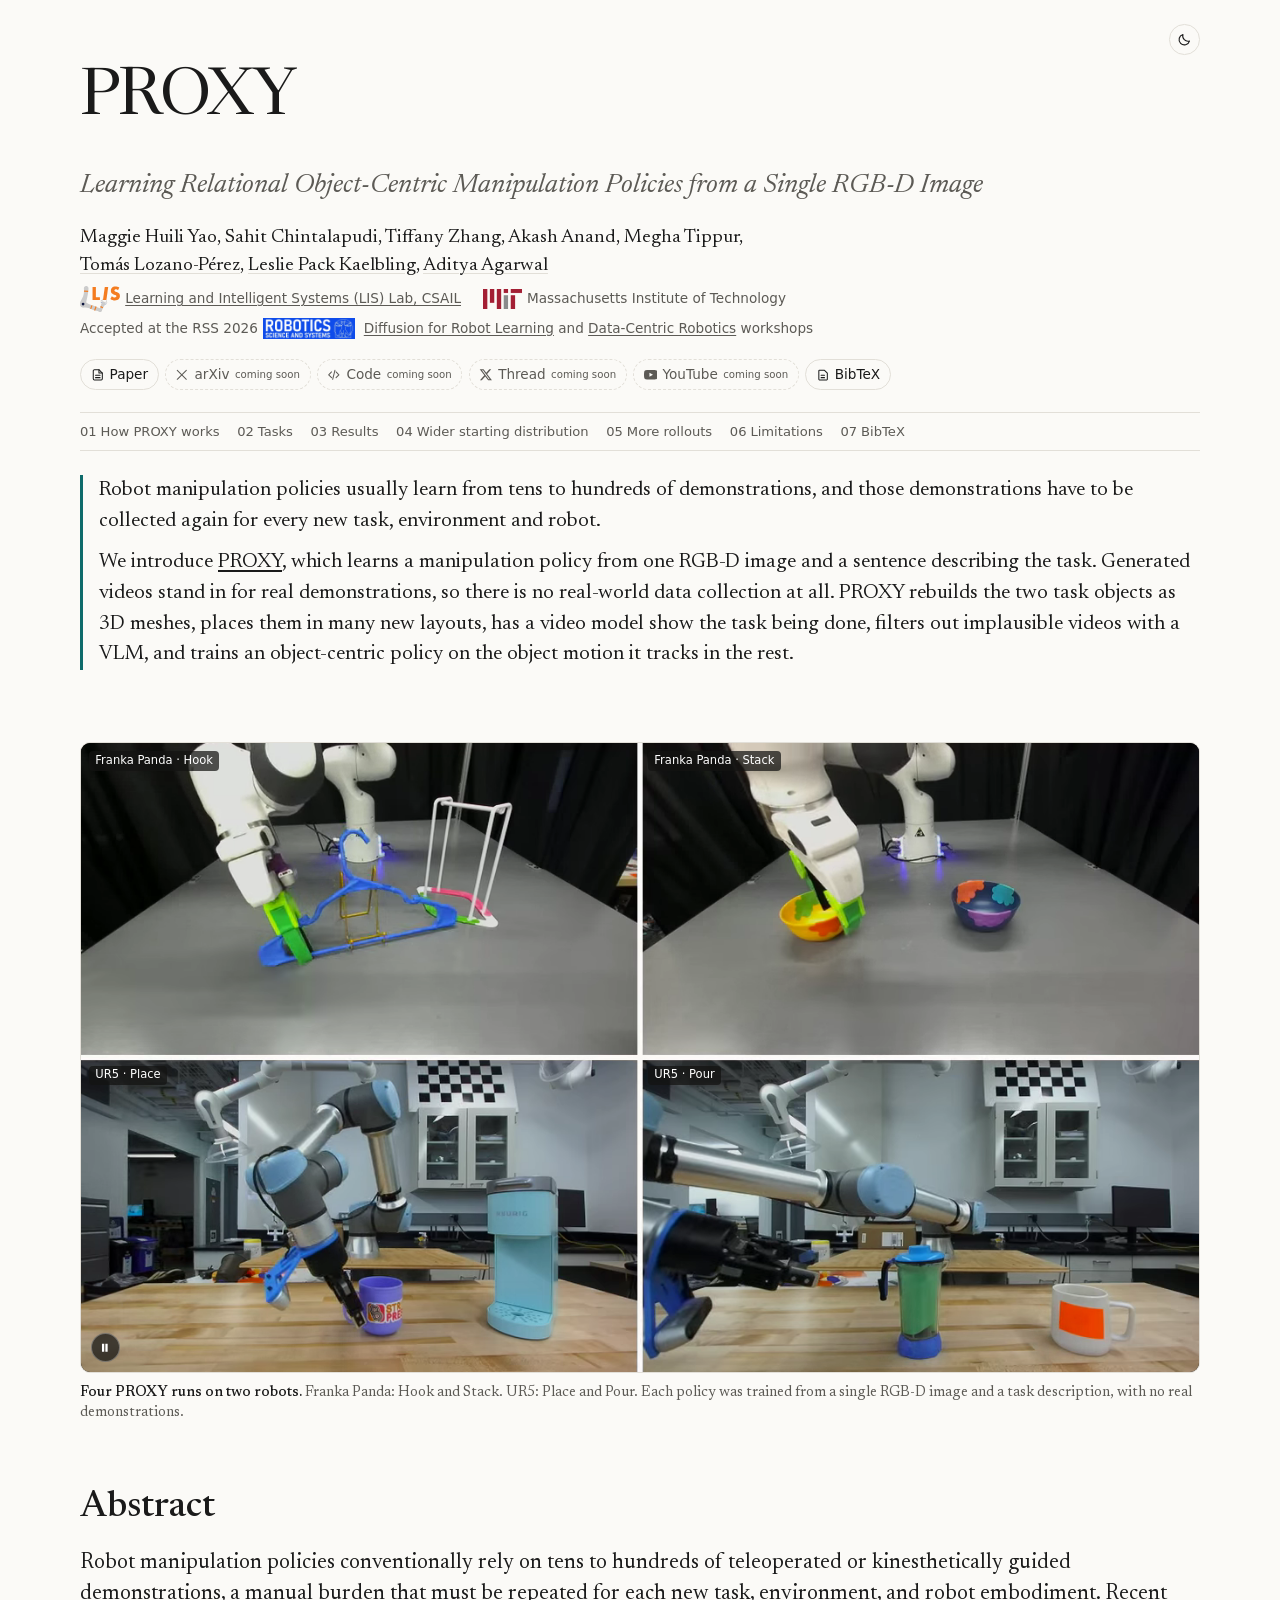
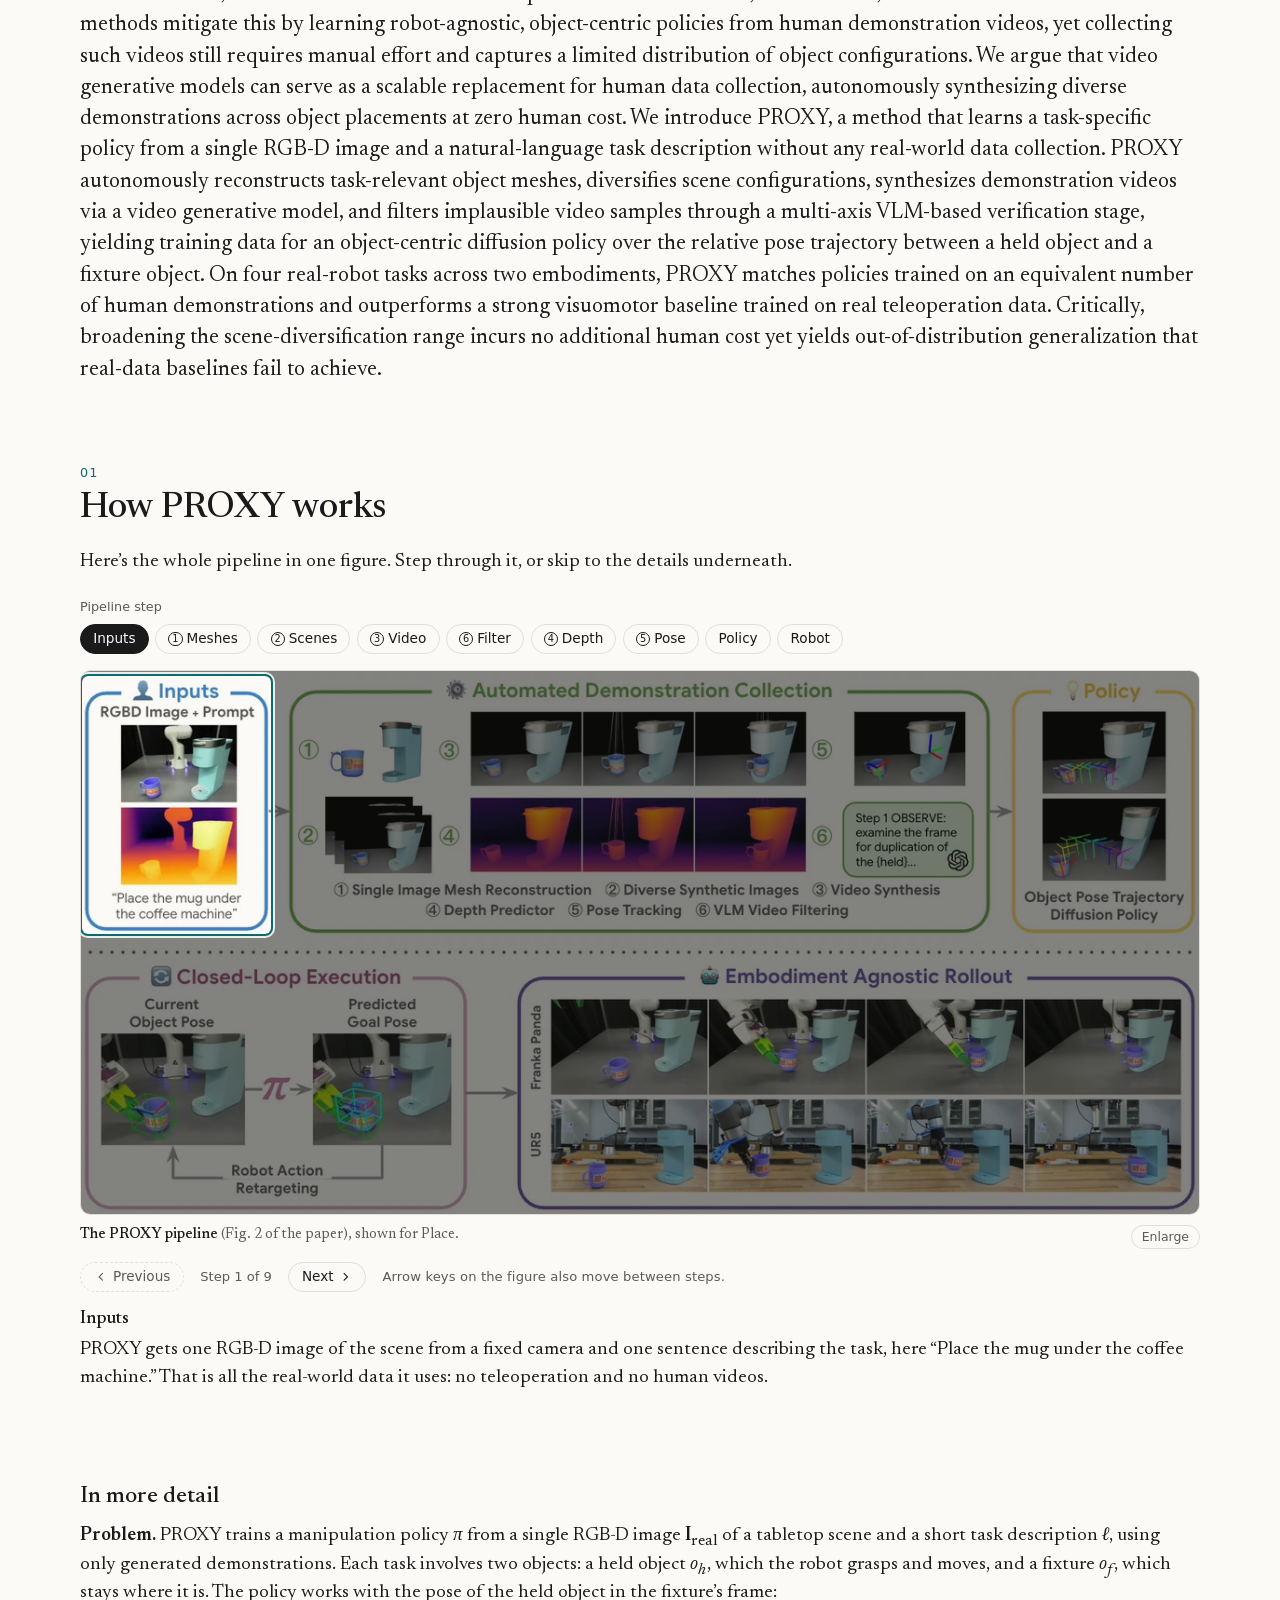
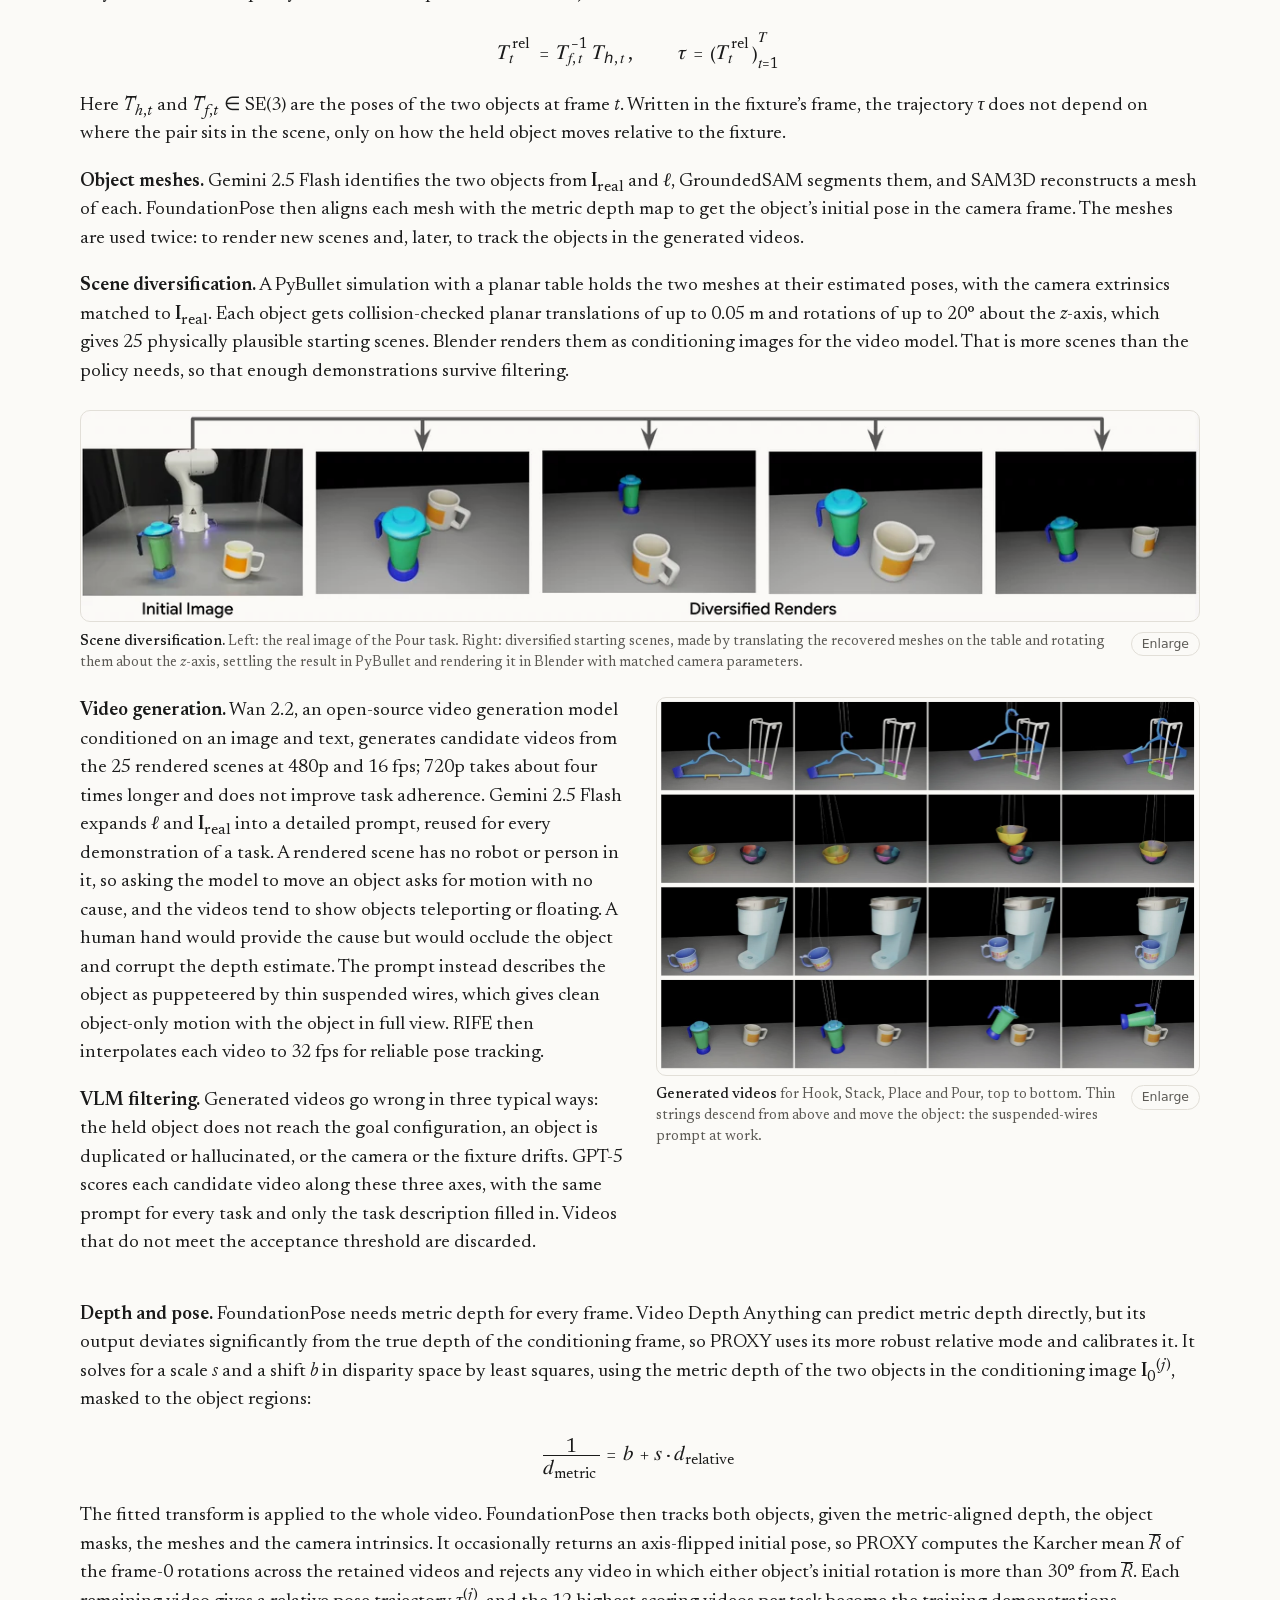
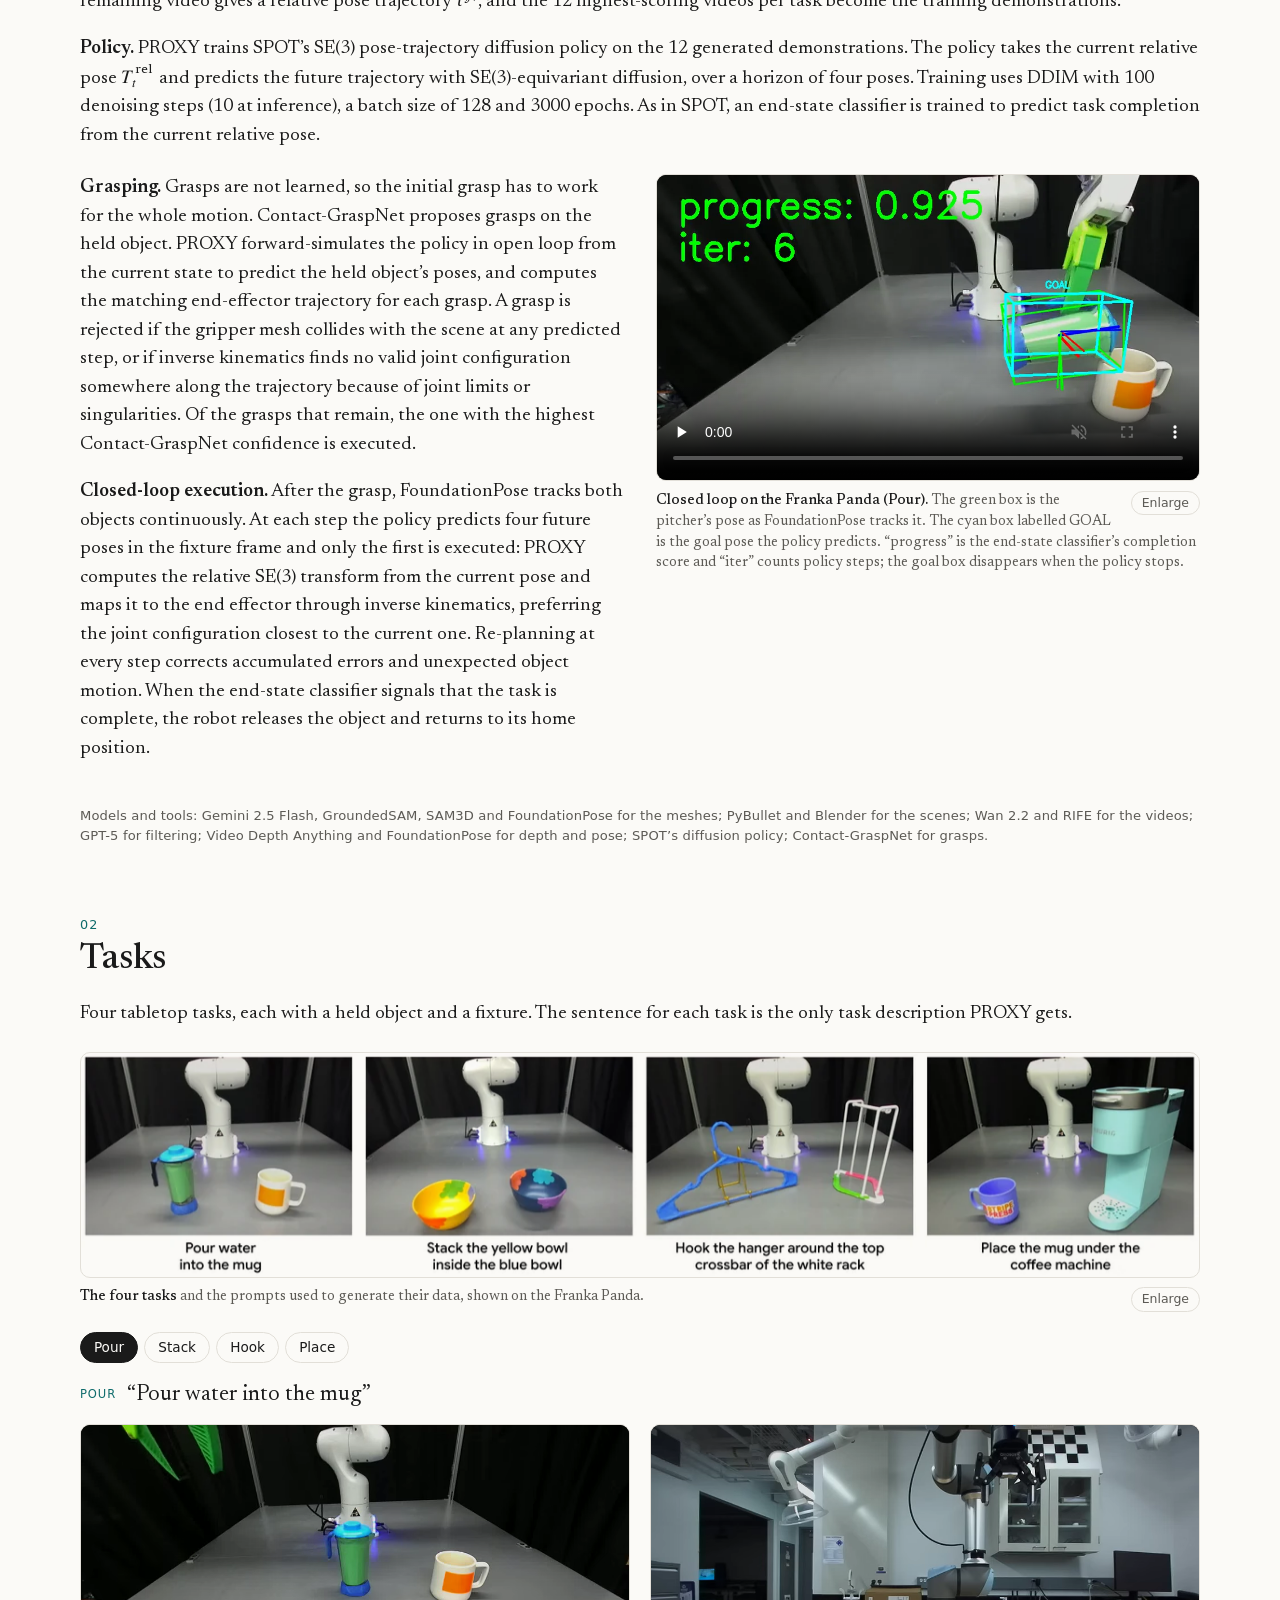
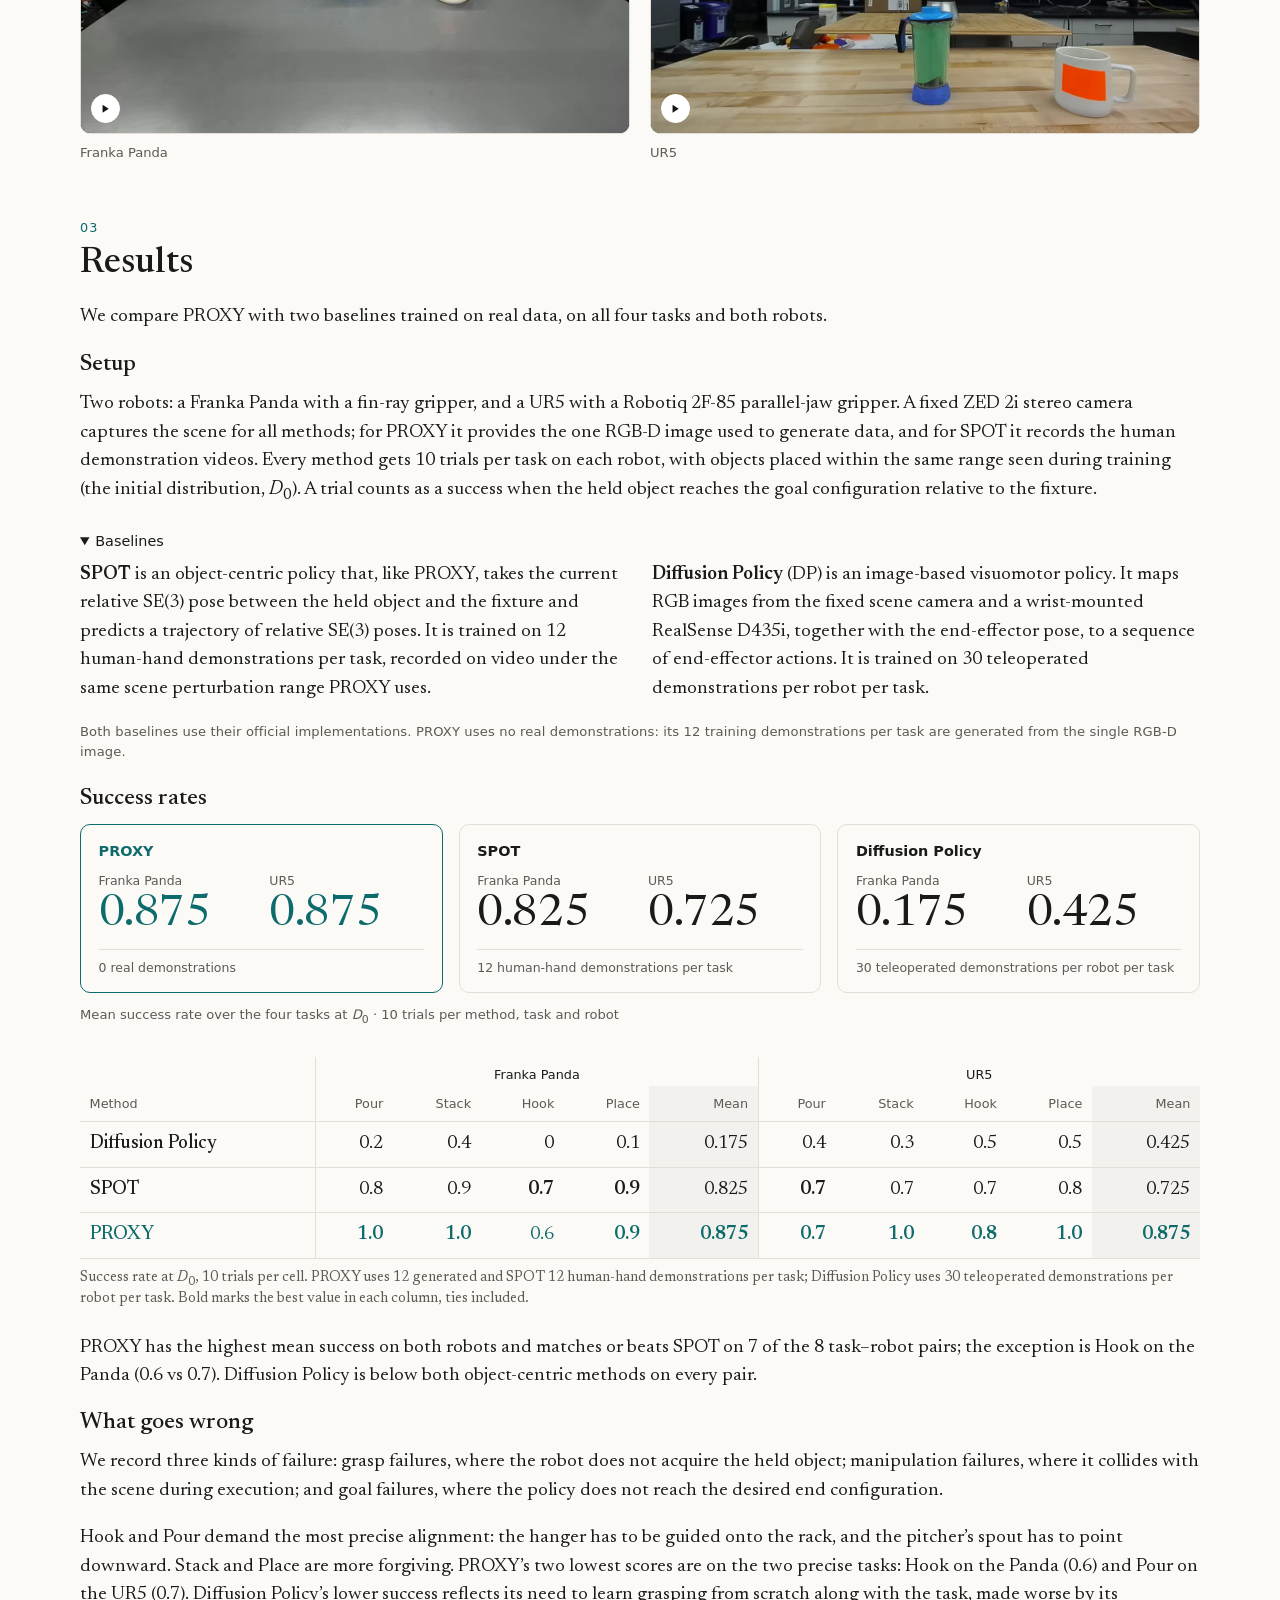
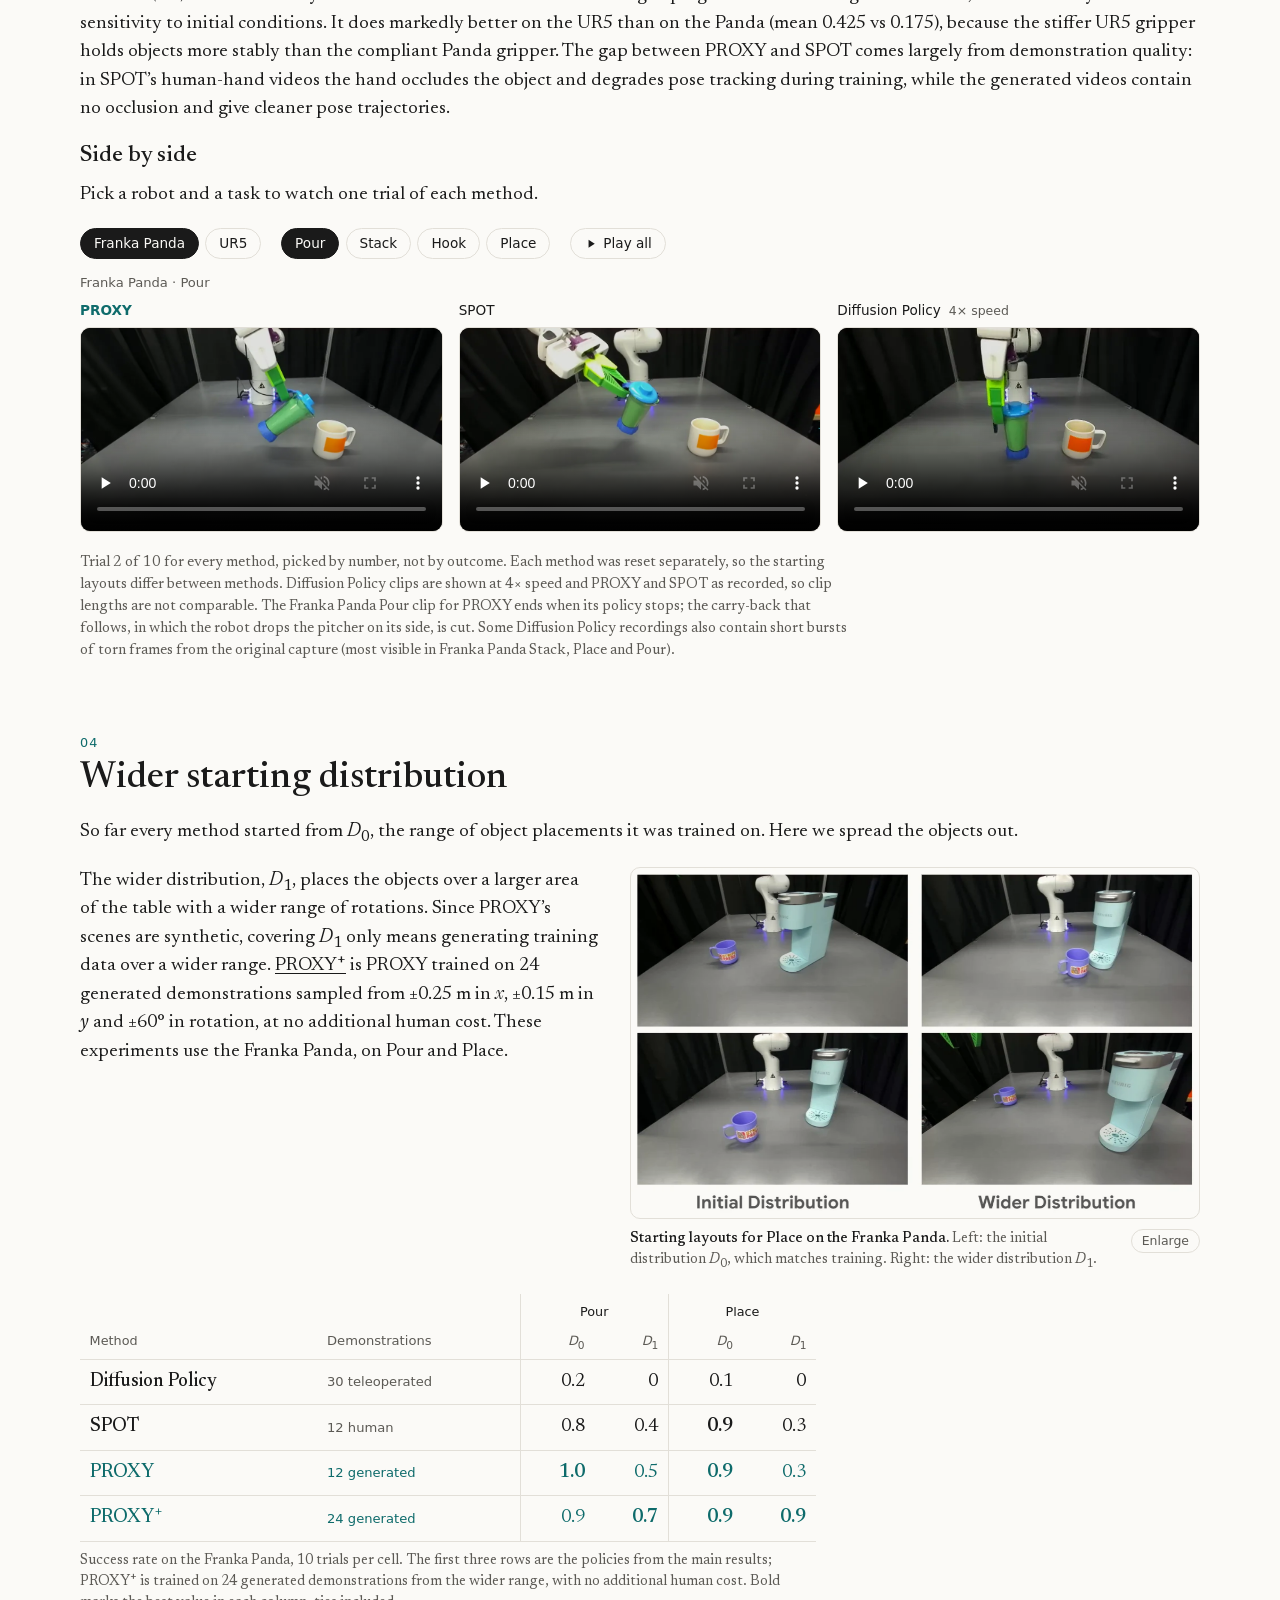
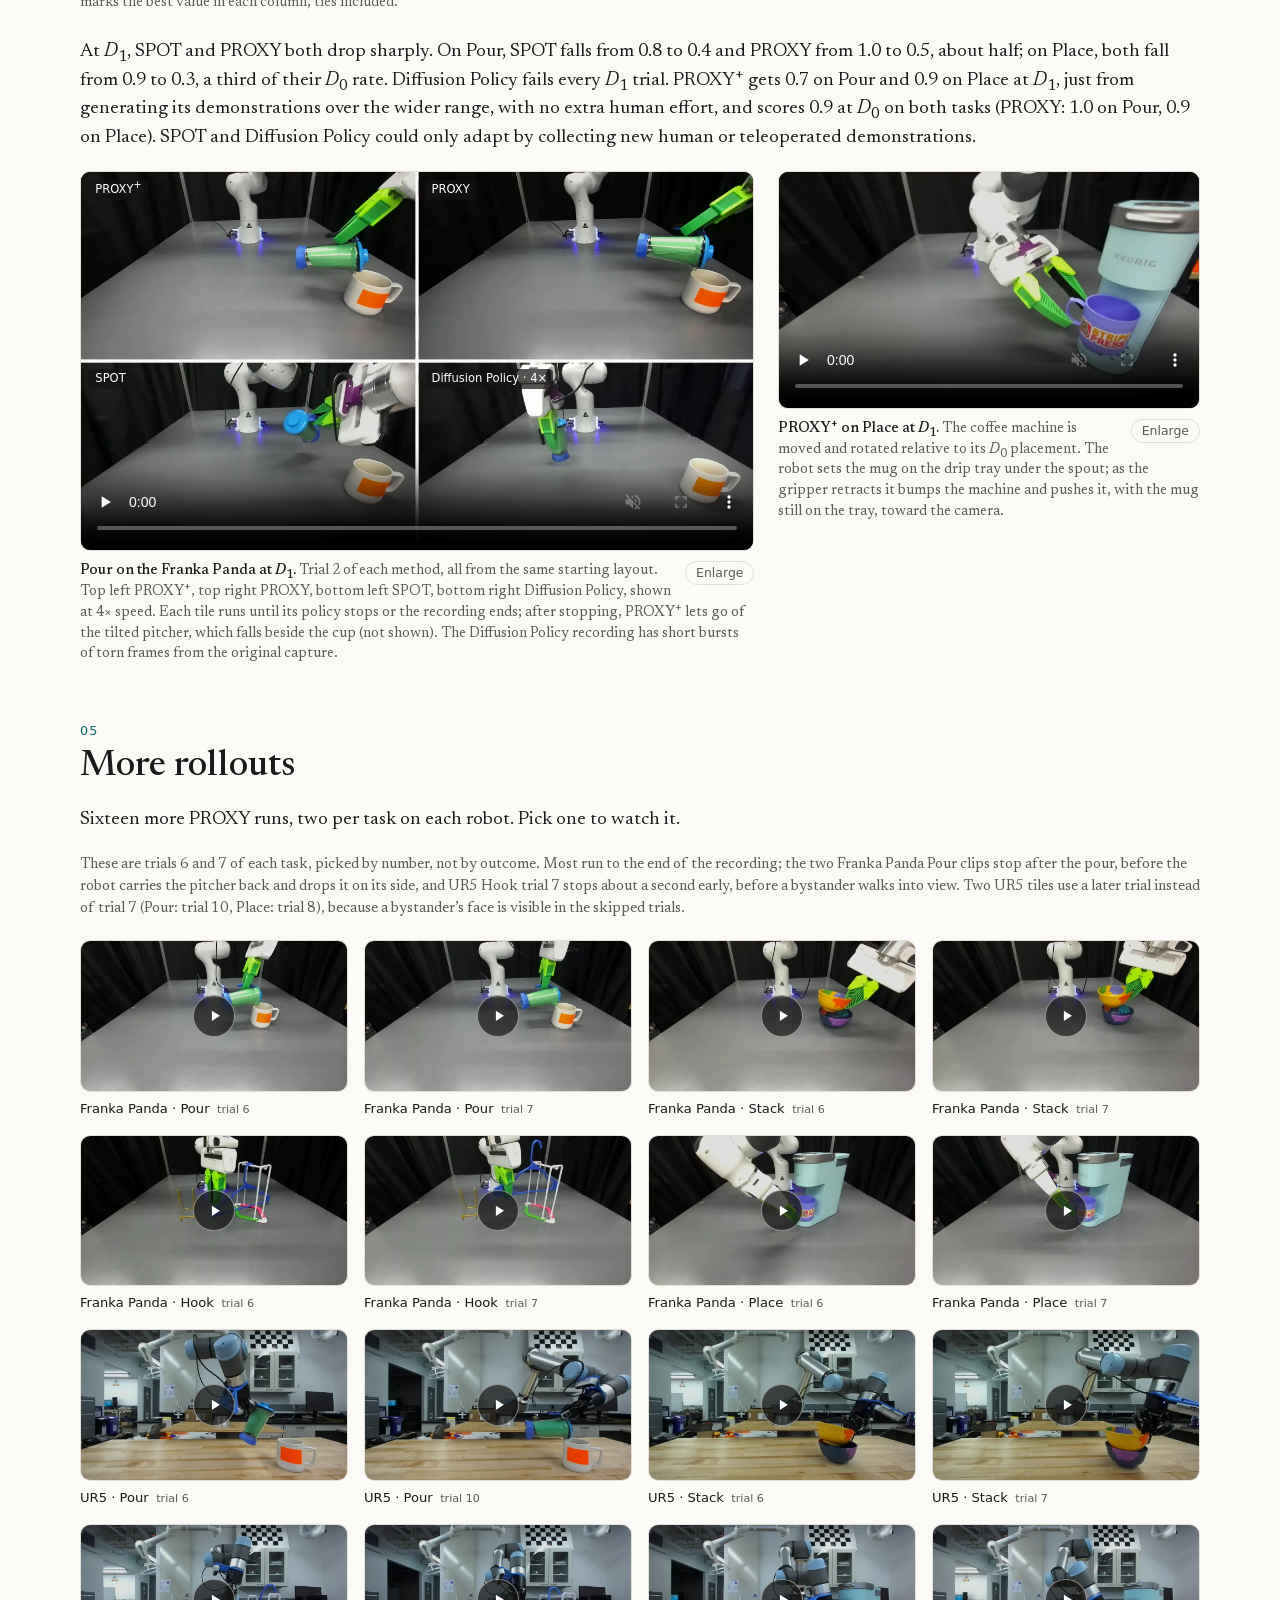
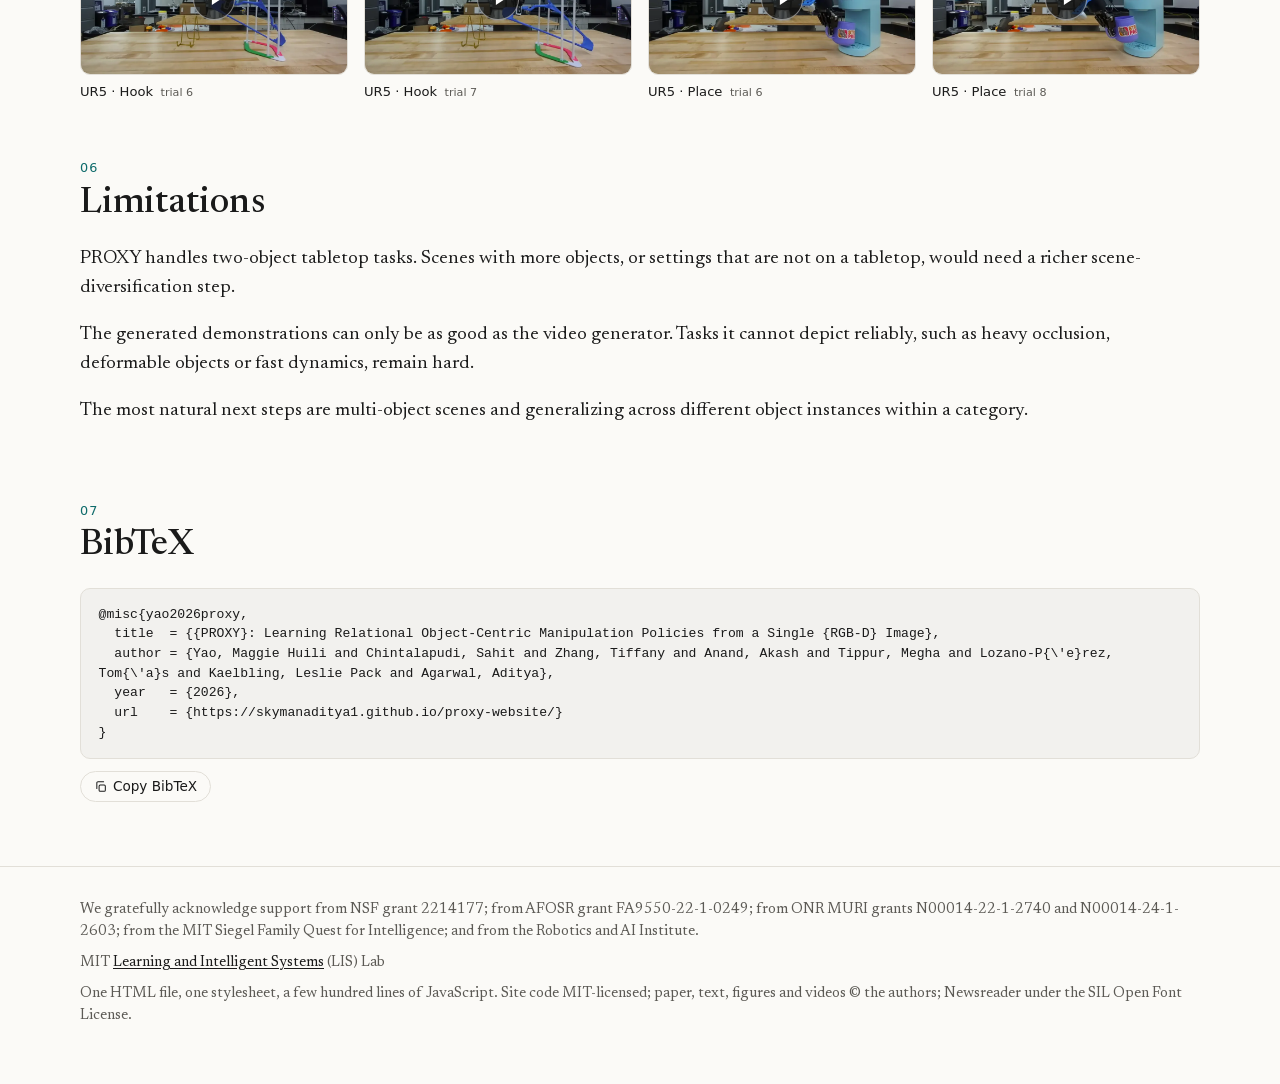
<file: index.html>
<!DOCTYPE html>
<html lang="en">
<head>
<meta charset="utf-8">
<meta name="viewport" content="width=device-width, initial-scale=1">
<title>PROXY: Learning Relational Object-Centric Manipulation Policies from a Single RGB-D Image</title>
<meta name="description" content="PROXY learns an object-centric robot manipulation policy from a single RGB-D image and a sentence describing the task, using generated videos in place of real demonstrations. Accepted at the RSS 2026 Diffusion for Robot Learning and Data-Centric Robotics workshops.">
<meta name="color-scheme" content="light dark">
<meta name="theme-color" media="(prefers-color-scheme: light)" content="#fbfaf7">
<meta name="theme-color" media="(prefers-color-scheme: dark)" content="#141413">
<link rel="canonical" href="https://skymanaditya1.github.io/proxy-website/">
<meta property="og:title" content="PROXY: Learning Relational Object-Centric Manipulation Policies from a Single RGB-D Image">
<meta property="og:type" content="website">
<meta property="og:url" content="https://skymanaditya1.github.io/proxy-website/">
<meta property="og:image" content="https://skymanaditya1.github.io/proxy-website/img/og.png">
<meta property="og:image:width" content="1200">
<meta property="og:image:height" content="630">
<meta property="og:image:alt" content="Title card: PROXY, Learning Relational Object-Centric Manipulation Policies from a Single RGB-D Image, next to four robot runs: a Franka Panda hooking a hanger and stacking bowls, a UR5 placing a mug under a coffee machine and pouring from a pitcher.">
<meta property="og:description" content="PROXY turns one RGB-D image and a sentence describing the task into generated demonstration videos, and trains an object-centric manipulation policy on them. No real demonstrations are collected. Accepted at the RSS 2026 Diffusion for Robot Learning and Data-Centric Robotics workshops.">
<meta property="og:site_name" content="PROXY">
<meta name="twitter:card" content="summary_large_image">
<link rel="preload" href="fonts/newsreader-latin.woff2" as="font" type="font/woff2" crossorigin>
<link rel="preload" href="fonts/newsreader-italic-latin.woff2" as="font" type="font/woff2" crossorigin>
<link rel="preload" href="media/hero.poster.webp" as="image" type="image/webp" fetchpriority="high">
<link rel="icon" href="img/favicon.svg" type="image/svg+xml">
<link rel="icon" href="img/favicon.ico" sizes="32x32">
<link rel="apple-touch-icon" href="img/apple-touch-icon.png">
<link rel="stylesheet" href="style.css">
<script>
(function () {
  var d = document.documentElement;
  try { var t = localStorage.getItem('theme'); if (t === 'light' || t === 'dark') d.setAttribute('data-theme', t); } catch (e) {}
  // A stored theme overrides the OS one, so the toolbar colour has to follow it (main.js does the same on toggle).
  if (t === 'light' || t === 'dark') {
    var m = document.querySelectorAll('meta[name="theme-color"]');
    for (var i = 0; i < m.length; i++) m[i].setAttribute('content', t === 'dark' ? '#141413' : '#fbfaf7');
  }
})();
</script>
<script src="main.js" defer></script>
<script type="application/ld+json">
{
  "@context": "https://schema.org",
  "@type": "ScholarlyArticle",
  "headline": "PROXY: Learning Relational Object-Centric Manipulation Policies from a Single RGB-D Image",
  "name": "PROXY: Learning Relational Object-Centric Manipulation Policies from a Single RGB-D Image",
  "description": "PROXY learns a task-specific, object-centric manipulation policy from a single RGB-D image and a natural-language task description, training on generated demonstration videos instead of real-world data.",
  "url": "https://skymanaditya1.github.io/proxy-website/",
  "image": "https://skymanaditya1.github.io/proxy-website/img/og.png",
  "inLanguage": "en",
  "sourceOrganization": {"@type": "Organization", "name": "MIT CSAIL Learning and Intelligent Systems (LIS) Lab", "url": "https://lis.csail.mit.edu/"},
  "author": [
    {"@type": "Person", "name": "Maggie Huili Yao", "affiliation": {"@type": "Organization", "name": "MIT Computer Science and Artificial Intelligence Laboratory (CSAIL)"}},
    {"@type": "Person", "name": "Sahit Chintalapudi", "affiliation": {"@type": "Organization", "name": "MIT Computer Science and Artificial Intelligence Laboratory (CSAIL)"}},
    {"@type": "Person", "name": "Tiffany Zhang", "affiliation": {"@type": "Organization", "name": "MIT Computer Science and Artificial Intelligence Laboratory (CSAIL)"}},
    {"@type": "Person", "name": "Akash Anand", "affiliation": {"@type": "Organization", "name": "MIT Computer Science and Artificial Intelligence Laboratory (CSAIL)"}},
    {"@type": "Person", "name": "Megha Tippur", "affiliation": {"@type": "Organization", "name": "MIT Computer Science and Artificial Intelligence Laboratory (CSAIL)"}},
    {"@type": "Person", "name": "Tomás Lozano-Pérez", "url": "https://people.csail.mit.edu/tlp/", "affiliation": {"@type": "Organization", "name": "MIT Computer Science and Artificial Intelligence Laboratory (CSAIL)"}},
    {"@type": "Person", "name": "Leslie Pack Kaelbling", "url": "https://people.csail.mit.edu/lpk/", "affiliation": {"@type": "Organization", "name": "MIT Computer Science and Artificial Intelligence Laboratory (CSAIL)"}},
    {"@type": "Person", "name": "Aditya Agarwal", "url": "https://skymanaditya1.github.io", "affiliation": {"@type": "Organization", "name": "MIT Computer Science and Artificial Intelligence Laboratory (CSAIL)"}}
  ]
}
</script>
</head>
<body>

<header class="masthead wrap">
  <div class="masthead-top">
    <button class="btn btn-icon theme-toggle" type="button" id="theme-toggle" aria-label="Switch to dark theme" hidden>
      <svg class="ico-moon" viewBox="0 0 24 24" fill="none" stroke="currentColor" stroke-width="1.8" stroke-linecap="round" stroke-linejoin="round" aria-hidden="true"><path d="M20 14.5A8.5 8.5 0 0 1 9.5 4a8.5 8.5 0 1 0 10.5 10.5z"/></svg>
      <svg class="ico-sun" viewBox="0 0 24 24" fill="none" stroke="currentColor" stroke-width="1.8" stroke-linecap="round" aria-hidden="true"><circle cx="12" cy="12" r="4"/><path d="M12 2v2M12 20v2M4.9 4.9l1.4 1.4M17.7 17.7l1.4 1.4M2 12h2M20 12h2M4.9 19.1l1.4-1.4M17.7 6.3l1.4-1.4"/></svg>
    </button>
  </div>
  <h1>PROXY</h1>
  <p class="subtitle">Learning Relational <span class="nowrap">Object-Centric</span> Manipulation Policies from a Single <span class="nowrap">RGB-D</span> Image</p>
  <p class="authors">
    <span class="author-row"><span>Maggie Huili Yao,</span> <span>Sahit Chintalapudi,</span> <span>Tiffany Zhang,</span> <span>Akash Anand,</span> <span>Megha Tippur,</span></span>
    <span class="author-row"><span><a href="https://people.csail.mit.edu/tlp/">Tomás Lozano-Pérez</a>,</span> <span><a href="https://people.csail.mit.edu/lpk/">Leslie Pack Kaelbling</a>,</span> <span><a href="https://skymanaditya1.github.io">Aditya Agarwal</a></span></span>
  </p>
  <p class="affil"><span class="affil-item"><img class="logo logo-lis" src="img/lis-logo.svg" alt="" width="141" height="90"><a href="https://lis.csail.mit.edu/">Learning and Intelligent Systems (LIS) Lab, CSAIL</a></span><span class="affil-gap"></span><span class="affil-item"><img class="logo logo-mit" src="img/mit-logo.webp" alt="" width="800" height="414"><span>Massachusetts Institute of Technology</span></span></p>
  <p class="affil venue">Accepted at the RSS 2026<img class="logo logo-rss" src="img/rss-2026-logo.webp" alt="" width="800" height="189"> <a href="https://rss2026-diffusion-robot-learning.github.io/">Diffusion for Robot Learning</a> and <a href="https://rss-workshop-2026.github.io/">Data-Centric Robotics</a> workshops</p>
  <ul class="btn-row">
    <li><a class="btn" href="paper.pdf" target="_blank" rel="noopener"><svg viewBox="0 0 24 24" fill="none" stroke="currentColor" stroke-width="1.8" stroke-linecap="round" stroke-linejoin="round" aria-hidden="true"><path d="M14 3H6a2 2 0 0 0-2 2v14a2 2 0 0 0 2 2h12a2 2 0 0 0 2-2V9z"/><path d="M14 3v6h6M8 13h8M8 17h8"/></svg>Paper</a></li>
    <li><a class="btn" role="link" aria-disabled="true" title="arXiv version coming soon"><svg viewBox="0 0 24 24" fill="none" stroke="currentColor" stroke-width="1.8" stroke-linecap="round" stroke-linejoin="round" aria-hidden="true"><path d="M4 4l16 16M20 4L4 20"/></svg>arXiv <span class="soon"><span class="soon-pre">coming </span>soon</span></a></li>
    <li><a class="btn" role="link" aria-disabled="true" title="Code release coming soon"><svg viewBox="0 0 24 24" fill="none" stroke="currentColor" stroke-width="1.8" stroke-linecap="round" stroke-linejoin="round" aria-hidden="true"><path d="M8 7l-5 5 5 5M16 7l5 5-5 5M14 4l-4 16"/></svg>Code <span class="soon"><span class="soon-pre">coming </span>soon</span></a></li>
    <li><a class="btn" role="link" aria-disabled="true" title="Thread coming soon"><svg viewBox="0 0 24 24" fill="currentColor" aria-hidden="true"><path d="M18.244 2.25h3.308l-7.227 8.26 8.502 11.24H16.17l-5.214-6.817L4.99 21.75H1.68l7.73-8.835L1.254 2.25H8.08l4.713 6.231zm-1.161 17.52h1.833L7.084 4.126H5.117z"/></svg>Thread <span class="soon"><span class="soon-pre">coming </span>soon</span></a></li>
    <li><a class="btn" role="link" aria-disabled="true" title="Video coming soon"><svg viewBox="0 0 24 24" fill="currentColor" aria-hidden="true"><path d="M23.5 6.2a3 3 0 0 0-2.1-2.1C19.5 3.6 12 3.6 12 3.6s-7.5 0-9.4.5A3 3 0 0 0 .5 6.2 31 31 0 0 0 0 12a31 31 0 0 0 .5 5.8 3 3 0 0 0 2.1 2.1c1.9.5 9.4.5 9.4.5s7.5 0 9.4-.5a3 3 0 0 0 2.1-2.1A31 31 0 0 0 24 12a31 31 0 0 0-.5-5.8zM9.6 15.6V8.4l6.3 3.6z"/></svg>YouTube <span class="soon"><span class="soon-pre">coming </span>soon</span></a></li>
    <li><a class="btn" href="#bibtex"><svg viewBox="0 0 24 24" fill="none" stroke="currentColor" stroke-width="1.8" stroke-linecap="round" stroke-linejoin="round" aria-hidden="true"><path d="M6 4h9l5 5v11a1 1 0 0 1-1 1H6a1 1 0 0 1-1-1V5a1 1 0 0 1 1-1z"/><path d="M9 13h6M9 17h6"/></svg>BibTeX</a></li>
  </ul>

  <nav class="sitenav" aria-label="Sections">
    <ul>
      <li><a href="#how"><span class="num">01</span>How PROXY works</a></li>
      <li><a href="#tasks"><span class="num">02</span>Tasks</a></li>
      <li><a href="#results"><span class="num">03</span>Results</a></li>
      <li><a href="#wider"><span class="num">04</span>Wider starting distribution</a></li>
      <li><a href="#rollouts"><span class="num">05</span>More rollouts</a></li>
      <li><a href="#limitations"><span class="num">06</span>Limitations</a></li>
      <li><a href="#bibtex"><span class="num">07</span>BibTeX</a></li>
    </ul>
    <details>
      <summary>Contents</summary>
      <ul>
        <li><a href="#how"><span class="num">01</span>How PROXY works</a></li>
        <li><a href="#tasks"><span class="num">02</span>Tasks</a></li>
        <li><a href="#results"><span class="num">03</span>Results</a></li>
        <li><a href="#wider"><span class="num">04</span>Wider starting distribution</a></li>
        <li><a href="#rollouts"><span class="num">05</span>More rollouts</a></li>
        <li><a href="#limitations"><span class="num">06</span>Limitations</a></li>
        <li><a href="#bibtex"><span class="num">07</span>BibTeX</a></li>
      </ul>
    </details>
  </nav>

  <div class="tldr">
    <p>Robot manipulation policies usually learn from tens to hundreds of demonstrations, and those demonstrations have to be collected again for every new task, environment and robot.</p>
    <p>We introduce <span class="method-name">PROXY</span>, which learns a manipulation policy from one RGB-D image and a sentence describing the task. Generated videos stand in for real demonstrations, so there is no real-world data collection at all. PROXY rebuilds the two task objects as 3D meshes, places them in many new layouts, has a video model show the task being done, filters out implausible videos with a VLM, and trains an object-centric policy on the object motion it tracks in the rest.</p>
  </div>
</header>

<main>

<figure class="hero bleed">
  <div class="plate">
    <video id="hero-video" autoplay muted loop playsinline controls preload="metadata" poster="media/hero.poster.webp" width="1280" height="720" aria-label="Four PROXY runs in a two-by-two grid. Top left: a Franka Panda hooks a hanger on a rack. Top right: a Franka Panda stacks a yellow bowl inside a blue bowl. Bottom left: a UR5 places a mug under a coffee machine. Bottom right: a UR5 tilts a pitcher over a mug to pour.">
      <source src="media/hero.v1.webm" type="video/webm">
      <source src="media/hero.v1.mp4" type="video/mp4">
    </video>
    <div class="quads" aria-hidden="true"><span class="q q1">Franka Panda · Hook</span><span class="q q2">Franka Panda · Stack</span><span class="q q3">UR5 · Place</span><span class="q q4">UR5 · Pour</span></div>
    <button class="btn media-ctrl" type="button" id="hero-toggle" data-paused="false" aria-controls="hero-video" hidden>
      <svg class="ico-pause" viewBox="0 0 24 24" fill="currentColor" aria-hidden="true"><path d="M7 5h4v14H7zM13 5h4v14h-4z"/></svg>
      <svg class="ico-play" viewBox="0 0 24 24" fill="currentColor" aria-hidden="true"><path d="M8 5v14l11-7z"/></svg>
      <span class="lbl-pause">Pause</span><span class="lbl-play">Play</span><span class="visually-hidden"> the four-run video</span>
    </button>
  </div>
  <figcaption><b>Four PROXY runs on two robots.</b> Franka Panda: Hook and Stack. UR5: Place and Pour. Each policy was trained from a single RGB-D image and a task description, with no real demonstrations.</figcaption>
</figure>

<section class="abstract wrap" aria-labelledby="abstract-h">
  <h2 id="abstract-h">Abstract</h2>
  <p class="lede">Robot manipulation policies conventionally rely on tens to hundreds of teleoperated or kinesthetically guided demonstrations, a manual burden that must be repeated for each new task, environment, and robot embodiment. Recent methods mitigate this by learning robot-agnostic, object-centric policies from human demonstration videos, yet collecting such videos still requires manual effort and captures a limited distribution of object configurations. We argue that video generative models can serve as a scalable replacement for human data collection, autonomously synthesizing diverse demonstrations across object placements at zero human cost. We introduce PROXY, a method that learns a task-specific policy from a single RGB-D image and a natural-language task description without any real-world data collection. PROXY autonomously reconstructs task-relevant object meshes, diversifies scene configurations, synthesizes demonstration videos via a video generative model, and filters implausible video samples through a multi-axis VLM-based verification stage, yielding training data for an object-centric diffusion policy over the relative pose trajectory between a held object and a fixture object. On four real-robot tasks across two embodiments, PROXY matches policies trained on an equivalent number of human demonstrations and outperforms a strong visuomotor baseline trained on real teleoperation data. Critically, broadening the scene-diversification range incurs no additional human cost yet yields out-of-distribution generalization that real-data baselines fail to achieve.</p>
</section>

<!-- 01 -->
<section class="sec" id="how">
  <div class="sec-head">
    <span class="num">01</span>
    <h2>How PROXY works</h2>
    <p>Here’s the whole pipeline in one figure. Step through it, or skip to the details underneath.</p>
  </div>
  <div class="bleed walk" id="walk">
    <fieldset class="step-tabs" hidden>
      <legend>Pipeline step</legend>
      <div class="seg">
        <input type="radio" name="walk" id="walk-0" value="0" checked><label for="walk-0">Inputs</label>
        <input type="radio" name="walk" id="walk-1" value="1"><label for="walk-1"><span class="cn">1</span> Meshes</label>
        <input type="radio" name="walk" id="walk-2" value="2"><label for="walk-2"><span class="cn">2</span> Scenes</label>
        <input type="radio" name="walk" id="walk-3" value="3"><label for="walk-3"><span class="cn">3</span> Video</label>
        <input type="radio" name="walk" id="walk-4" value="4"><label for="walk-4"><span class="cn">6</span> Filter</label>
        <input type="radio" name="walk" id="walk-5" value="5"><label for="walk-5"><span class="cn">4</span> Depth</label>
        <input type="radio" name="walk" id="walk-6" value="6"><label for="walk-6"><span class="cn">5</span> Pose</label>
        <input type="radio" name="walk" id="walk-7" value="7"><label for="walk-7">Policy</label>
        <input type="radio" name="walk" id="walk-8" value="8"><label for="walk-8">Robot</label>
      </div>
    </fieldset>

    <figure class="paperfig walk-fig">
      <div class="plate walk-view">
        <img src="img/system-1200.webp" srcset="img/system-1200.webp 1200w, img/system-1708.webp 1708w" sizes="(min-width: 72rem) 70rem, calc(100vw - 32px)" width="1200" height="583" loading="lazy" decoding="async" alt="Pipeline diagram. Inputs: an RGB image and a depth map of a mug and a coffee machine, with the prompt “Place the mug under the coffee machine”. Automated demonstration collection: (1) reconstructed meshes of the mug and machine, (2) a stack of diverse synthetic renders, (3) generated video frames of the mug lifted by thin wires under the machine, (4) depth maps of those frames, (5) tracked pose axes on both objects, (6) a VLM prompt whose first step, OBSERVE, asks it to examine the frame for duplication of the held object. Policy: relative pose trajectories of the mug drawn as coloured axes, labelled object pose trajectory diffusion policy. Bottom: closed-loop execution, where the policy maps the current object pose to a predicted goal pose and the robot action is retargeted, and an embodiment-agnostic rollout of the same task on a Franka Panda and a UR5.">
        <div class="hl" hidden></div>
      </div>
      <figcaption><button class="btn enlarge" type="button" data-enlarge="img:img/system-1708.webp" hidden>Enlarge</button><b>The PROXY pipeline</b> (Fig. 2 of the paper), shown for Place.</figcaption>
    </figure>

    <div class="walk-nav" hidden>
      <button class="btn" type="button" id="walk-prev"><svg viewBox="0 0 24 24" fill="none" stroke="currentColor" stroke-width="2" stroke-linecap="round" stroke-linejoin="round" aria-hidden="true"><path d="M15 6l-6 6 6 6"/></svg>Previous</button>
      <p class="step-count" id="walk-count">Step 1 of 9</p>
      <button class="btn" type="button" id="walk-next">Next<svg viewBox="0 0 24 24" fill="none" stroke="currentColor" stroke-width="2" stroke-linecap="round" stroke-linejoin="round" aria-hidden="true"><path d="M9 6l6 6-6 6"/></svg></button>
      <span class="ui muted">Arrow keys on the figure also move between steps.</span>
    </div>

    <ol class="walk-steps" id="walk-steps">
      <li data-box="0.12,0.96,16.86,47.47">
        <h3>Inputs</h3>
        <p>PROXY gets one RGB-D image of the scene from a fixed camera and one sentence describing the task, here “Place the mug under the coffee machine.” That is all the real-world data it uses: no teleoperation and no human videos.</p>
      </li>
      <li data-box="19.09,6.75,12.59,15.06">
        <h3><span class="cn">1</span> Object meshes</h3>
        <p>Gemini 2.5 Flash reads the image and the sentence and names the two objects that matter: the held object, here the mug, and the fixture, the coffee machine. GroundedSAM segments both, SAM3D reconstructs a 3D mesh of each from the single image, and FoundationPose fits each mesh to the metric depth to get its starting pose.</p>
      </li>
      <li data-box="19.09,22.41,12.59,15.54">
        <h3><span class="cn">2</span> Diverse scenes</h3>
        <p>The two meshes go into a PyBullet scene with a planar table and a camera matched to the real one. Each object is moved by up to 0.05 m on the table and rotated by up to 20° about the <i>z</i>-axis, with collision checks, giving 25 physically plausible starting scenes. Blender renders each one as a conditioning image for the video model.</p>
      </li>
      <li data-box="31.67,6.75,33.49,15.06">
        <h3><span class="cn">3</span> Video synthesis</h3>
        <p>Wan 2.2 generates candidate videos of the task from the rendered scenes and a detailed prompt that Gemini 2.5 Flash writes from the task sentence and the image. The prompt describes the object as moved by thin suspended wires, so the motion has a visible cause and no hand or gripper hides the object. Videos are generated at 480p and 16 fps, then interpolated to 32 fps with RIFE.</p>
      </li>
      <li data-box="65.05,23.25,15.11,15.42">
        <h3><span class="cn">6</span> VLM filtering</h3>
        <p>GPT-5 scores every generated video on three axes, one for each common failure: the task is not completed, an object is duplicated or hallucinated, or the camera or the fixture drifts. Videos below the acceptance threshold are dropped. The figure numbers this step 6, but it runs right after video synthesis, so only accepted videos go on to depth and pose.</p>
      </li>
      <li data-box="31.67,22.53,33.49,15.06">
        <h3><span class="cn">4</span> Depth</h3>
        <p>Video Depth Anything estimates relative depth for every frame. A scale and a shift, fit in disparity space against the known depth of the two objects in the rendered scene, turn it into metric depth for the whole video.</p>
      </li>
      <li data-box="65.05,6.75,14.58,15.06">
        <h3><span class="cn">5</span> Pose tracking</h3>
        <p>FoundationPose tracks both objects through each accepted video, using the metric depth, the object masks and the meshes. A video is rejected if either object’s starting rotation is more than 30° from the Karcher mean of all starting rotations, which catches axis-flipped estimates. The pose of the held object relative to the fixture over time is one demonstration, and the 12 highest-scoring videos per task are kept.</p>
      </li>
      <li data-box="82.96,0.96,16.86,47.71">
        <h3>Policy</h3>
        <p>SPOT’s SE(3) diffusion policy is trained on the 12 generated demonstrations. Given the current pose of the held object relative to the fixture, it predicts the next four relative poses. An end-state classifier, trained alongside it, predicts when the task is complete.</p>
      </li>
      <li data-box="0.12,53.49,99.71,46.14">
        <h3>Closed-loop execution on the robot</h3>
        <p>Contact-GraspNet proposes grasps on the held object, and grasps that would collide with the scene or fail inverse kinematics anywhere along the predicted trajectory are discarded. After the grasp, FoundationPose re-estimates both object poses at every step, the policy predicts the next poses, and only the first one is executed, mapped to the gripper through inverse kinematics. When the end-state classifier signals completion, the robot lets go and retracts. The figure shows the same task on the Franka Panda and the UR5.</p>
      </li>
    </ol>

  </div>

  <div class="wrap method">
    <h3>In more detail</h3>
    <p><b>Problem.</b> PROXY trains a manipulation policy <i>π</i> from a single RGB-D image <b class="sym">I</b><sub>real</sub> of a tabletop scene and a short task description <i>ℓ</i>, using only generated demonstrations. Each task involves two objects: a held object <i>o</i><sub><i>h</i></sub>, which the robot grasps and moves, and a fixture <i>o</i><sub><i>f</i></sub>, which stays where it is. The policy works with the pose of the held object in the fixture’s frame:</p>
    <div class="equation">
      <math display="block">
        <mrow>
          <msubsup><mi>T</mi><mi>t</mi><mrow><mspace width="0.2em"></mspace><mtext>rel</mtext></mrow></msubsup><mo>=</mo>
          <msubsup><mi>T</mi><mrow><mi>f</mi><mo>,</mo><mi>t</mi></mrow><mrow><mspace width="0.2em"></mspace><mo form="prefix" lspace="0" rspace="0">−</mo><mn>1</mn></mrow></msubsup>
          <msub><mi>T</mi><mrow><mi>h</mi><mo>,</mo><mi>t</mi></mrow></msub><mo>,</mo>
          <mspace width="2em"></mspace>
          <mi>τ</mi><mo>=</mo>
          <msubsup><mrow><mo>(</mo><msubsup><mi>T</mi><mi>t</mi><mrow><mspace width="0.2em"></mspace><mtext>rel</mtext></mrow></msubsup><mo>)</mo></mrow><mrow><mi>t</mi><mo lspace="0" rspace="0">=</mo><mn>1</mn></mrow><mi>T</mi></msubsup>
        </mrow>
      </math>
      <span class="math-fallback">T<sub>t</sub><sup>rel</sup> = T<sub>f,t</sub><sup>−1</sup> T<sub>h,t</sub>,&emsp; τ = (T<sub>t</sub><sup>rel</sup>)<sub>t=1</sub><sup>T</sup></span>
    </div>
    <p>Here <i>T</i><sub><i>h</i>,<i>t</i></sub> and <i>T</i><sub><i>f</i>,<i>t</i></sub> ∈ SE(3) are the poses of the two objects at frame <i>t</i>. Written in the fixture’s frame, the trajectory <i>τ</i> does not depend on where the pair sits in the scene, only on how the held object moves relative to the fixture.</p>

    <p><b>Object meshes.</b> Gemini 2.5 Flash identifies the two objects from <b class="sym">I</b><sub>real</sub> and <i>ℓ</i>, GroundedSAM segments them, and SAM3D reconstructs a mesh of each. FoundationPose then aligns each mesh with the metric depth map to get the object’s initial pose in the camera frame. The meshes are used twice: to render new scenes and, later, to track the objects in the generated videos.</p>

    <p><b>Scene diversification.</b> A PyBullet simulation with a planar table holds the two meshes at their estimated poses, with the camera extrinsics matched to <b class="sym">I</b><sub>real</sub>. Each object gets collision-checked planar translations of up to 0.05 m and rotations of up to 20° about the <i>z</i>-axis, which gives 25 physically plausible starting scenes. Blender renders them as conditioning images for the video model. That is more scenes than the policy needs, so that enough demonstrations survive filtering.</p>
  </div>
  <figure class="bleed paperfig">
    <div class="plate"><img src="img/diversify-1200.webp" srcset="img/diversify-1200.webp 1200w, img/diversify-2000.webp 2000w" sizes="(min-width: 72rem) 70rem, calc(100vw - 32px)" width="1200" height="225" loading="lazy" decoding="async" alt="Left, labelled initial image: the real photo of the Pour task, a green pitcher and a white mug on the Panda’s table. Right, labelled diversified renders: four rendered scenes in which the pitcher and the mug sit at different positions and orientations on a plain grey table."></div>
    <figcaption><button class="btn enlarge" type="button" data-enlarge="img:img/diversify-2000.webp" hidden>Enlarge</button><b>Scene diversification.</b> Left: the real image of the Pour task. Right: diversified starting scenes, made by translating the recovered meshes on the table and rotating them about the <i>z</i>-axis, settling the result in PyBullet and rendering it in Blender with matched camera parameters.</figcaption>
  </figure>

  <div class="wrap method">
    <div class="media-side">
      <div>
        <p><b>Video generation.</b> Wan 2.2, an open-source video generation model conditioned on an image and text, generates candidate videos from the 25 rendered scenes at 480p and 16 fps; 720p takes about four times longer and does not improve task adherence. Gemini 2.5 Flash expands <i>ℓ</i> and <b class="sym">I</b><sub>real</sub> into a detailed prompt, reused for every demonstration of a task. A rendered scene has no robot or person in it, so asking the model to move an object asks for motion with no cause, and the videos tend to show objects teleporting or floating. A human hand would provide the cause but would occlude the object and corrupt the depth estimate. The prompt instead describes the object as puppeteered by thin suspended wires, which gives clean object-only motion with the object in full view. RIFE then interpolates each video to 32 fps for reliable pose tracking.</p>
        <p><b>VLM filtering.</b> Generated videos go wrong in three typical ways: the held object does not reach the goal configuration, an object is duplicated or hallucinated, or the camera or the fixture drifts. GPT-5 scores each candidate video along these three axes, with the same prompt for every task and only the task description filled in. Videos that do not meet the acceptance threshold are discarded.</p>
      </div>
      <figure class="paperfig">
        <div class="plate"><img src="img/generated.webp" width="1086" height="754" loading="lazy" decoding="async" alt="A four-by-four grid of frames from generated videos, one row per task. Hook: a blue hanger rises on thin strings and settles on a white rack. Stack: a yellow bowl is lifted on strings and lowered into a blue bowl. Place: a blue mug is lifted on strings and set under a coffee machine. Pour: a green pitcher is lifted on strings and tipped over a white mug."></div>
        <figcaption><button class="btn enlarge" type="button" data-enlarge="img:img/generated.webp" hidden>Enlarge</button><b>Generated videos</b> for Hook, Stack, Place and Pour, top to bottom. Thin strings descend from above and move the object: the suspended-wires prompt at work.</figcaption>
      </figure>
    </div>

    <p><b>Depth and pose.</b> FoundationPose needs metric depth for every frame. Video Depth Anything can predict metric depth directly, but its output deviates significantly from the true depth of the conditioning frame, so PROXY uses its more robust relative mode and calibrates it. It solves for a scale <i>s</i> and a shift <i>b</i> in disparity space by least squares, using the metric depth of the two objects in the conditioning image <b class="sym">I</b><sub>0</sub><sup>(<i>j</i>)</sup>, masked to the object regions:</p>
    <div class="equation">
      <math display="block">
        <mrow>
          <mfrac><mn>1</mn><msub><mi>d</mi><mtext>metric</mtext></msub></mfrac><mo>=</mo>
          <mi>b</mi><mo>+</mo><mi>s</mi><mo>·</mo><msub><mi>d</mi><mtext>relative</mtext></msub>
        </mrow>
      </math>
      <span class="math-fallback">1 / d<sub>metric</sub> = b + s · d<sub>relative</sub></span>
    </div>
    <p>The fitted transform is applied to the whole video. FoundationPose then tracks both objects, given the metric-aligned depth, the object masks, the meshes and the camera intrinsics. It occasionally returns an axis-flipped initial pose, so PROXY computes the Karcher mean <i class="ovl">R</i> of the frame-0 rotations across the retained videos and rejects any video in which either object’s initial rotation is more than 30° from <i class="ovl">R</i>. Each remaining video gives a relative pose trajectory <i>τ</i><sup>(<i>j</i>)</sup>, and the 12 highest-scoring videos per task become the training demonstrations.</p>

    <p><b>Policy.</b> PROXY trains SPOT’s SE(3) pose-trajectory diffusion policy on the 12 generated demonstrations. The policy takes the current relative pose <math display="inline"><msubsup><mi>T</mi><mi>t</mi><mrow><mspace width="0.2em"></mspace><mtext>rel</mtext></mrow></msubsup></math><span class="math-fallback">T<sub>t</sub><sup>rel</sup></span> and predicts the future trajectory with SE(3)-equivariant diffusion, over a horizon of four poses. Training uses DDIM with 100 denoising steps (10 at inference), a batch size of 128 and 3000 epochs. As in SPOT, an end-state classifier is trained to predict task completion from the current relative pose.</p>

    <div class="media-side">
      <div>
        <p><b>Grasping.</b> Grasps are not learned, so the initial grasp has to work for the whole motion. Contact-GraspNet proposes grasps on the held object. PROXY forward-simulates the policy in open loop from the current state to predict the held object’s poses, and computes the matching end-effector trajectory for each grasp. A grasp is rejected if the gripper mesh collides with the scene at any predicted step, or if inverse kinematics finds no valid joint configuration somewhere along the trajectory because of joint limits or singularities. Of the grasps that remain, the one with the highest Contact-GraspNet confidence is executed.</p>
        <p><b>Closed-loop execution.</b> After the grasp, FoundationPose tracks both objects continuously. At each step the policy predicts four future poses in the fixture frame and only the first is executed: PROXY computes the relative SE(3) transform from the current pose and maps it to the end effector through inverse kinematics, preferring the joint configuration closest to the current one. Re-planning at every step corrects accumulated errors and unexpected object motion. When the end-state classifier signals that the task is complete, the robot releases the object and returns to its home position.</p>
      </div>
      <figure class="vid">
        <div class="plate">
          <video id="closed-loop" controls playsinline muted preload="none" poster="media/closed-loop.poster.webp" width="960" height="540" aria-label="PROXY on the Franka Panda, Pour, with a tracking overlay: a green box follows the pitcher, a cyan box labelled GOAL shows the predicted goal pose, and text in the corner shows the progress score and the iteration count.">
            <source src="media/closed-loop.v1.webm" type="video/webm">
            <source src="media/closed-loop.v1.mp4" type="video/mp4">
          </video>
        </div>
        <figcaption><button class="btn enlarge" type="button" data-enlarge="closed-loop" hidden>Enlarge</button><b>Closed loop on the Franka Panda (Pour).</b> The green box is the pitcher’s pose as FoundationPose tracks it. The cyan box labelled GOAL is the goal pose the policy predicts. “progress” is the end-state classifier’s completion score and “iter” counts policy steps; the goal box disappears when the policy stops.</figcaption>
      </figure>
    </div>
    <p class="ui muted">Models and tools: Gemini 2.5 Flash, GroundedSAM, SAM3D and FoundationPose for the meshes; PyBullet and Blender for the scenes; Wan 2.2 and RIFE for the videos; GPT-5 for filtering; Video Depth Anything and FoundationPose for depth and pose; SPOT’s diffusion policy; Contact-GraspNet for grasps.</p>
  </div>
</section>

<!-- 02 -->
<section class="sec" id="tasks">
  <div class="sec-head">
    <span class="num">02</span>
    <h2>Tasks</h2>
    <p>Four tabletop tasks, each with a held object and a fixture. The sentence for each task is the only task description PROXY gets.</p>
  </div>
  <figure class="bleed paperfig">
    <div class="plate"><img src="img/tasks-1200.webp" srcset="img/tasks-1200.webp 1200w, img/tasks-2000.webp 2000w" sizes="(min-width: 72rem) 70rem, calc(100vw - 32px)" width="1200" height="240" loading="lazy" decoding="async" alt="Four photos of the Franka Panda’s table, one per task, each with its prompt underneath. A green pitcher and a white mug: Pour water into the mug. A yellow bowl and a blue bowl: Stack the yellow bowl inside the blue bowl. A blue hanger on a small stand and a white rack: Hook the hanger around the top crossbar of the white rack. A purple mug and a turquoise coffee machine: Place the mug under the coffee machine."></div>
    <figcaption><button class="btn enlarge" type="button" data-enlarge="img:img/tasks-2000.webp" hidden>Enlarge</button><b>The four tasks</b> and the prompts used to generate their data, shown on the Franka Panda.</figcaption>
  </figure>

  <div class="bleed tasks" id="task-player">
    <div class="chip-row" id="task-chips" role="group" aria-label="Task" hidden>
      <button class="btn" type="button" aria-pressed="true" data-task="pour" data-name="Pour" data-prompt="Pour water into the mug" data-desc="picks up the pitcher and tilts it over the mug">Pour</button>
      <button class="btn" type="button" aria-pressed="false" data-task="stack" data-name="Stack" data-prompt="Stack the yellow bowl inside the blue bowl" data-desc="picks up the yellow bowl and sets it inside the blue bowl">Stack</button>
      <button class="btn" type="button" aria-pressed="false" data-task="hook" data-name="Hook" data-prompt="Hook the hanger around the top crossbar of the white rack" data-desc="picks up the hanger and hooks it on the rack">Hook</button>
      <button class="btn" type="button" aria-pressed="false" data-task="place" data-name="Place" data-prompt="Place the mug under the coffee machine" data-desc="picks up the mug and sets it under the coffee machine">Place</button>
    </div>
    <div class="task-block">
      <p class="prompt" id="task-prompt" aria-live="polite"><span class="task-name">Pour</span> “Pour water into the mug”</p>
      <div class="loops">
        <figure>
          <div class="plate">
            <video class="loop" id="task-panda" data-robot="panda" data-robot-name="Franka Panda" muted loop playsinline controls preload="none" poster="media/task-pour-panda.poster.webp" width="960" height="540" aria-label="PROXY on the Franka Panda: picks up the pitcher and tilts it over the mug">
              <source src="media/task-pour-panda.v1.webm" type="video/webm">
              <source src="media/task-pour-panda.v1.mp4" type="video/mp4">
            </video>
            <button class="btn media-ctrl" type="button" data-paused="false" aria-controls="task-panda" hidden><svg class="ico-pause" viewBox="0 0 24 24" fill="currentColor" aria-hidden="true"><path d="M7 5h4v14H7zM13 5h4v14h-4z"/></svg><svg class="ico-play" viewBox="0 0 24 24" fill="currentColor" aria-hidden="true"><path d="M8 5v14l11-7z"/></svg><span class="lbl-pause">Pause</span><span class="lbl-play">Play</span><span class="visually-hidden"> Franka Panda clip</span></button>
          </div>
          <figcaption>Franka Panda</figcaption>
        </figure>
        <figure>
          <div class="plate">
            <video class="loop" id="task-ur5" data-robot="ur5" data-robot-name="UR5" muted loop playsinline controls preload="none" poster="media/task-pour-ur5.poster.webp" width="960" height="540" aria-label="PROXY on the UR5: picks up the pitcher and tilts it over the mug">
              <source src="media/task-pour-ur5.v1.webm" type="video/webm">
              <source src="media/task-pour-ur5.v1.mp4" type="video/mp4">
            </video>
            <button class="btn media-ctrl" type="button" data-paused="false" aria-controls="task-ur5" hidden><svg class="ico-pause" viewBox="0 0 24 24" fill="currentColor" aria-hidden="true"><path d="M7 5h4v14H7zM13 5h4v14h-4z"/></svg><svg class="ico-play" viewBox="0 0 24 24" fill="currentColor" aria-hidden="true"><path d="M8 5v14l11-7z"/></svg><span class="lbl-pause">Pause</span><span class="lbl-play">Play</span><span class="visually-hidden"> UR5 clip</span></button>
          </div>
          <figcaption>UR5</figcaption>
        </figure>
      </div>
    </div>
    <noscript>
      <div class="task-block">
        <p class="prompt"><span class="task-name">Stack</span> “Stack the yellow bowl inside the blue bowl”</p>
        <div class="loops">
          <figure><div class="plate"><video muted loop playsinline controls preload="none" poster="media/task-stack-panda.poster.webp" width="960" height="540" aria-label="PROXY on the Franka Panda: picks up the yellow bowl and sets it inside the blue bowl"><source src="media/task-stack-panda.v1.webm" type="video/webm"><source src="media/task-stack-panda.v1.mp4" type="video/mp4"></video></div><figcaption>Franka Panda</figcaption></figure>
          <figure><div class="plate"><video muted loop playsinline controls preload="none" poster="media/task-stack-ur5.poster.webp" width="960" height="540" aria-label="PROXY on the UR5: picks up the yellow bowl and sets it inside the blue bowl"><source src="media/task-stack-ur5.v1.webm" type="video/webm"><source src="media/task-stack-ur5.v1.mp4" type="video/mp4"></video></div><figcaption>UR5</figcaption></figure>
        </div>
      </div>
      <div class="task-block">
        <p class="prompt"><span class="task-name">Hook</span> “Hook the hanger around the top crossbar of the white rack”</p>
        <div class="loops">
          <figure><div class="plate"><video muted loop playsinline controls preload="none" poster="media/task-hook-panda.poster.webp" width="960" height="540" aria-label="PROXY on the Franka Panda: picks up the hanger and hooks it on the rack"><source src="media/task-hook-panda.v1.webm" type="video/webm"><source src="media/task-hook-panda.v1.mp4" type="video/mp4"></video></div><figcaption>Franka Panda</figcaption></figure>
          <figure><div class="plate"><video muted loop playsinline controls preload="none" poster="media/task-hook-ur5.poster.webp" width="960" height="540" aria-label="PROXY on the UR5: picks up the hanger and hooks it on the rack"><source src="media/task-hook-ur5.v1.webm" type="video/webm"><source src="media/task-hook-ur5.v1.mp4" type="video/mp4"></video></div><figcaption>UR5</figcaption></figure>
        </div>
      </div>
      <div class="task-block">
        <p class="prompt"><span class="task-name">Place</span> “Place the mug under the coffee machine”</p>
        <div class="loops">
          <figure><div class="plate"><video muted loop playsinline controls preload="none" poster="media/task-place-panda.poster.webp" width="960" height="540" aria-label="PROXY on the Franka Panda: picks up the mug and sets it under the coffee machine"><source src="media/task-place-panda.v1.webm" type="video/webm"><source src="media/task-place-panda.v1.mp4" type="video/mp4"></video></div><figcaption>Franka Panda</figcaption></figure>
          <figure><div class="plate"><video muted loop playsinline controls preload="none" poster="media/task-place-ur5.poster.webp" width="960" height="540" aria-label="PROXY on the UR5: picks up the mug and sets it under the coffee machine"><source src="media/task-place-ur5.v1.webm" type="video/webm"><source src="media/task-place-ur5.v1.mp4" type="video/mp4"></video></div><figcaption>UR5</figcaption></figure>
        </div>
      </div>
    </noscript>
  </div>
</section>

<!-- 03 -->
<section class="sec" id="results">
  <div class="sec-head">
    <span class="num">03</span>
    <h2>Results</h2>
    <p>We compare PROXY with two baselines trained on real data, on all four tasks and both robots.</p>
  </div>
  <div class="wrap">
    <h3 id="setup">Setup</h3>
    <p>Two robots: a Franka Panda with a fin-ray gripper, and a UR5 with a Robotiq 2F-85 parallel-jaw gripper. A fixed ZED 2i stereo camera captures the scene for all methods; for PROXY it provides the one RGB-D image used to generate data, and for SPOT it records the human demonstration videos. Every method gets 10 trials per task on each robot, with objects placed within the same range seen during training (the initial distribution, <i>D</i><sub>0</sub>). A trial counts as a success when the held object reaches the goal configuration relative to the fixture.</p>
    <details class="plain" open>
      <summary>Baselines</summary>
      <div class="two-col">
        <p><b>SPOT</b> is an object-centric policy that, like PROXY, takes the current relative SE(3) pose between the held object and the fixture and predicts a trajectory of relative SE(3) poses. It is trained on 12 human-hand demonstrations per task, recorded on video under the same scene perturbation range PROXY uses.</p>
        <p><b>Diffusion Policy</b> (DP) is an image-based visuomotor policy. It maps RGB images from the fixed scene camera and a wrist-mounted RealSense D435i, together with the end-effector pose, to a sequence of end-effector actions. It is trained on 30 teleoperated demonstrations per robot per task.</p>
      </div>
      <p class="ui muted">Both baselines use their official implementations. PROXY uses no real demonstrations: its 12 training demonstrations per task are generated from the single RGB-D image.</p>
    </details>

    <h3 id="success">Success rates</h3>
    <ul class="kpis">
      <li class="kpi kpi-ours">
        <p class="lbl">PROXY</p>
        <dl class="kv"><div><dt>Franka Panda</dt><dd class="val">0.875</dd></div><div><dt>UR5</dt><dd class="val">0.875</dd></div></dl>
        <p class="data">0 real demonstrations</p>
      </li>
      <li class="kpi">
        <p class="lbl">SPOT</p>
        <dl class="kv"><div><dt>Franka Panda</dt><dd class="val">0.825</dd></div><div><dt>UR5</dt><dd class="val">0.725</dd></div></dl>
        <p class="data">12 human-hand demonstrations per task</p>
      </li>
      <li class="kpi">
        <p class="lbl">Diffusion Policy</p>
        <dl class="kv"><div><dt>Franka Panda</dt><dd class="val">0.175</dd></div><div><dt>UR5</dt><dd class="val">0.425</dd></div></dl>
        <p class="data">30 teleoperated demonstrations per robot per task</p>
      </li>
    </ul>
    <p class="kpi-line">Mean success rate over the four tasks at <i>D</i><sub>0</sub> · 10 trials per method, task and robot</p>

    <table class="results-table t1">
      <caption>Success rate at <i>D</i><sub>0</sub>, 10 trials per cell. PROXY uses 12 generated and SPOT 12 human-hand demonstrations per task; Diffusion Policy uses 30 teleoperated demonstrations per robot per task. Bold marks the best value in each column, ties included.</caption>
      <colgroup><col></colgroup>
      <colgroup span="5"></colgroup>
      <colgroup span="5"></colgroup>
      <thead>
        <tr><td></td><th colspan="5" scope="colgroup" class="g-start">Franka Panda</th><th colspan="5" scope="colgroup" class="g-start">UR5</th></tr>
        <tr><th scope="col">Method</th><th scope="col" class="g-start">Pour</th><th scope="col">Stack</th><th scope="col">Hook</th><th scope="col">Place</th><th scope="col" class="mean">Mean</th><th scope="col" class="g-start">Pour</th><th scope="col">Stack</th><th scope="col">Hook</th><th scope="col">Place</th><th scope="col" class="mean">Mean</th></tr>
      </thead>
      <tbody>
        <tr><th scope="row">Diffusion Policy</th><td class="g-start" data-label="Franka Panda · Pour">0.2</td><td data-label="Franka Panda · Stack">0.4</td><td data-label="Franka Panda · Hook">0</td><td data-label="Franka Panda · Place">0.1</td><td class="mean" data-label="Franka Panda · Mean">0.175</td><td class="g-start" data-label="UR5 · Pour">0.4</td><td data-label="UR5 · Stack">0.3</td><td data-label="UR5 · Hook">0.5</td><td data-label="UR5 · Place">0.5</td><td class="mean" data-label="UR5 · Mean">0.425</td></tr>
        <tr><th scope="row">SPOT</th><td class="g-start" data-label="Franka Panda · Pour">0.8</td><td data-label="Franka Panda · Stack">0.9</td><td data-label="Franka Panda · Hook"><strong>0.7</strong></td><td data-label="Franka Panda · Place"><strong>0.9</strong></td><td class="mean" data-label="Franka Panda · Mean">0.825</td><td class="g-start" data-label="UR5 · Pour"><strong>0.7</strong></td><td data-label="UR5 · Stack">0.7</td><td data-label="UR5 · Hook">0.7</td><td data-label="UR5 · Place">0.8</td><td class="mean" data-label="UR5 · Mean">0.725</td></tr>
        <tr class="ours"><th scope="row">PROXY</th><td class="g-start" data-label="Franka Panda · Pour"><strong>1.0</strong></td><td data-label="Franka Panda · Stack"><strong>1.0</strong></td><td data-label="Franka Panda · Hook">0.6</td><td data-label="Franka Panda · Place"><strong>0.9</strong></td><td class="mean" data-label="Franka Panda · Mean"><strong>0.875</strong></td><td class="g-start" data-label="UR5 · Pour"><strong>0.7</strong></td><td data-label="UR5 · Stack"><strong>1.0</strong></td><td data-label="UR5 · Hook"><strong>0.8</strong></td><td data-label="UR5 · Place"><strong>1.0</strong></td><td class="mean" data-label="UR5 · Mean"><strong>0.875</strong></td></tr>
      </tbody>
    </table>

    <p>PROXY has the highest mean success on both robots and matches or beats SPOT on 7 of the 8 task–robot pairs; the exception is Hook on the Panda (0.6 vs 0.7). Diffusion Policy is below both object-centric methods on every pair.</p>

    <h3 id="failures">What goes wrong</h3>
    <p>We record three kinds of failure: grasp failures, where the robot does not acquire the held object; manipulation failures, where it collides with the scene during execution; and goal failures, where the policy does not reach the desired end configuration.</p>
    <p>Hook and Pour demand the most precise alignment: the hanger has to be guided onto the rack, and the pitcher’s spout has to point downward. Stack and Place are more forgiving. PROXY’s two lowest scores are on the two precise tasks: Hook on the Panda (0.6) and Pour on the UR5 (0.7). Diffusion Policy’s lower success reflects its need to learn grasping from scratch along with the task, made worse by its sensitivity to initial conditions. It does markedly better on the UR5 than on the Panda (mean 0.425 vs 0.175), because the stiffer UR5 gripper holds objects more stably than the compliant Panda gripper. The gap between PROXY and SPOT comes largely from demonstration quality: in SPOT’s human-hand videos the hand occludes the object and degrades pose tracking during training, while the generated videos contain no occlusion and give cleaner pose trajectories.</p>

    <h3 id="side-by-side">Side by side</h3>
    <p>Pick a robot and a task to watch one trial of each method.</p>
  </div>

  <div class="bleed cmp" id="cmp">
    <div class="cmp-controls" hidden>
      <div class="chip-row" id="cmp-robots" role="group" aria-label="Robot">
        <button class="btn" type="button" aria-pressed="true" data-robot="panda">Franka Panda</button>
        <button class="btn" type="button" aria-pressed="false" data-robot="ur5">UR5</button>
      </div>
      <div class="chip-row" id="cmp-tasks" role="group" aria-label="Task">
        <button class="btn" type="button" aria-pressed="true" data-task="pour">Pour</button>
        <button class="btn" type="button" aria-pressed="false" data-task="stack">Stack</button>
        <button class="btn" type="button" aria-pressed="false" data-task="hook">Hook</button>
        <button class="btn" type="button" aria-pressed="false" data-task="place">Place</button>
      </div>
      <button class="btn btn-play" type="button" id="cmp-play"><svg class="ico-play" viewBox="0 0 24 24" fill="currentColor" aria-hidden="true"><path d="M8 5v14l11-7z"/></svg><svg class="ico-pause" viewBox="0 0 24 24" fill="currentColor" aria-hidden="true"><path d="M7 5h4v14H7zM13 5h4v14h-4z"/></svg><span id="cmp-play-lbl">Play all</span></button>
    </div>
    <p class="cmp-now" id="cmp-now" aria-live="polite">Franka Panda · Pour</p>
    <div class="cmp-row">
      <figure>
        <figcaption class="who who-ours">PROXY</figcaption>
        <div class="plate"><video id="cmp-proxy" data-method="proxy" data-method-name="PROXY" controls playsinline muted preload="none" poster="media/cmp-panda-pour-proxy.poster.webp" width="960" height="540" aria-label="PROXY, Franka Panda, Pour, trial 2"><source src="media/cmp-panda-pour-proxy.v1.webm" type="video/webm"><source src="media/cmp-panda-pour-proxy.v1.mp4" type="video/mp4"></video></div>
      </figure>
      <figure>
        <figcaption class="who">SPOT</figcaption>
        <div class="plate"><video id="cmp-spot" data-method="spot" data-method-name="SPOT" controls playsinline muted preload="none" poster="media/cmp-panda-pour-spot.poster.webp" width="960" height="540" aria-label="SPOT, Franka Panda, Pour, trial 2"><source src="media/cmp-panda-pour-spot.v1.webm" type="video/webm"><source src="media/cmp-panda-pour-spot.v1.mp4" type="video/mp4"></video></div>
      </figure>
      <figure>
        <figcaption class="who">Diffusion Policy <span class="speed">4× speed</span></figcaption>
        <div class="plate"><video id="cmp-dp" data-method="dp" data-method-name="Diffusion Policy" controls playsinline muted preload="none" poster="media/cmp-panda-pour-dp.poster.webp" width="960" height="540" aria-label="Diffusion Policy, Franka Panda, Pour, trial 2, shown at 4 times speed"><source src="media/cmp-panda-pour-dp.v1.webm" type="video/webm"><source src="media/cmp-panda-pour-dp.v1.mp4" type="video/mp4"></video></div>
      </figure>
    </div>
    <p class="footnote">Trial 2 of 10 for every method, picked by number, not by outcome. Each method was reset separately, so the starting layouts differ between methods. Diffusion Policy clips are shown at 4× speed and PROXY and SPOT as recorded, so clip lengths are not comparable. The Franka Panda Pour clip for PROXY ends when its policy stops; the carry-back that follows, in which the robot drops the pitcher on its side, is cut. Some Diffusion Policy recordings also contain short bursts of torn frames from the original capture (most visible in Franka Panda Stack, Place and Pour).</p>
    <noscript>
      <table class="clip-table">
        <caption>All comparison clips (MP4)</caption>
        <thead><tr><th scope="col">Robot · task</th><th scope="col">PROXY</th><th scope="col">SPOT</th><th scope="col">Diffusion Policy (4×)</th></tr></thead>
        <tbody>
          <tr><th scope="row">Franka Panda · Pour</th><td><a href="media/cmp-panda-pour-proxy.v1.mp4">PROXY</a></td><td><a href="media/cmp-panda-pour-spot.v1.mp4">SPOT</a></td><td><a href="media/cmp-panda-pour-dp.v1.mp4">DP</a></td></tr>
          <tr><th scope="row">Franka Panda · Stack</th><td><a href="media/cmp-panda-stack-proxy.v1.mp4">PROXY</a></td><td><a href="media/cmp-panda-stack-spot.v1.mp4">SPOT</a></td><td><a href="media/cmp-panda-stack-dp.v1.mp4">DP</a></td></tr>
          <tr><th scope="row">Franka Panda · Hook</th><td><a href="media/cmp-panda-hook-proxy.v1.mp4">PROXY</a></td><td><a href="media/cmp-panda-hook-spot.v1.mp4">SPOT</a></td><td><a href="media/cmp-panda-hook-dp.v1.mp4">DP</a></td></tr>
          <tr><th scope="row">Franka Panda · Place</th><td><a href="media/cmp-panda-place-proxy.v1.mp4">PROXY</a></td><td><a href="media/cmp-panda-place-spot.v1.mp4">SPOT</a></td><td><a href="media/cmp-panda-place-dp.v1.mp4">DP</a></td></tr>
          <tr><th scope="row">UR5 · Pour</th><td><a href="media/cmp-ur5-pour-proxy.v1.mp4">PROXY</a></td><td><a href="media/cmp-ur5-pour-spot.v1.mp4">SPOT</a></td><td><a href="media/cmp-ur5-pour-dp.v1.mp4">DP</a></td></tr>
          <tr><th scope="row">UR5 · Stack</th><td><a href="media/cmp-ur5-stack-proxy.v1.mp4">PROXY</a></td><td><a href="media/cmp-ur5-stack-spot.v1.mp4">SPOT</a></td><td><a href="media/cmp-ur5-stack-dp.v1.mp4">DP</a></td></tr>
          <tr><th scope="row">UR5 · Hook</th><td><a href="media/cmp-ur5-hook-proxy.v1.mp4">PROXY</a></td><td><a href="media/cmp-ur5-hook-spot.v1.mp4">SPOT</a></td><td><a href="media/cmp-ur5-hook-dp.v1.mp4">DP</a></td></tr>
          <tr><th scope="row">UR5 · Place</th><td><a href="media/cmp-ur5-place-proxy.v1.mp4">PROXY</a></td><td><a href="media/cmp-ur5-place-spot.v1.mp4">SPOT</a></td><td><a href="media/cmp-ur5-place-dp.v1.mp4">DP</a></td></tr>
        </tbody>
      </table>
    </noscript>
  </div>
</section>

<!-- 04 -->
<section class="sec" id="wider">
  <div class="sec-head">
    <span class="num">04</span>
    <h2>Wider starting distribution</h2>
    <p>So far every method started from <i>D</i><sub>0</sub>, the range of object placements it was trained on. Here we spread the objects out.</p>
  </div>
  <div class="wrap">
    <div class="media-side media-side-fig">
      <div>
        <p>The wider distribution, <i>D</i><sub>1</sub>, places the objects over a larger area of the table with a wider range of rotations. Since PROXY’s scenes are synthetic, covering <i>D</i><sub>1</sub> only means generating training data over a wider range. <span class="method-name">PROXY<sup>+</sup></span> is PROXY trained on 24 generated demonstrations sampled from ±0.25 m in <i>x</i>, ±0.15 m in <i>y</i> and ±60° in rotation, at no additional human cost. These experiments use the Franka Panda, on Pour and Place.</p>
      </div>
      <figure class="paperfig fig-dist">
        <div class="plate"><img src="img/scene-dist.webp" width="1066" height="658" loading="lazy" decoding="async" alt="Four photos of the Place task on the Franka Panda’s table. Left column, labelled initial distribution: the purple mug and the coffee machine at their usual spots. Right column, labelled wider distribution: the mug and the machine moved further apart or closer together, with the machine turned at a different angle."></div>
        <figcaption><button class="btn enlarge" type="button" data-enlarge="img:img/scene-dist.webp" hidden>Enlarge</button><b>Starting layouts for Place on the Franka Panda.</b> Left: the initial distribution <i>D</i><sub>0</sub>, which matches training. Right: the wider distribution <i>D</i><sub>1</sub>.</figcaption>
      </figure>
    </div>

    <table class="results-table t2">
      <caption>Success rate on the Franka Panda, 10 trials per cell. The first three rows are the policies from the main results; PROXY<sup>+</sup> is trained on 24 generated demonstrations from the wider range, with no additional human cost. Bold marks the best value in each column, ties included.</caption>
      <colgroup><col><col></colgroup>
      <colgroup span="2"></colgroup>
      <colgroup span="2"></colgroup>
      <thead>
        <tr><td></td><td></td><th colspan="2" scope="colgroup" class="g-start">Pour</th><th colspan="2" scope="colgroup" class="g-start">Place</th></tr>
        <tr><th scope="col">Method</th><th scope="col" class="demos">Demonstrations</th><th scope="col" class="g-start"><i>D</i><sub>0</sub></th><th scope="col"><i>D</i><sub>1</sub></th><th scope="col" class="g-start"><i>D</i><sub>0</sub></th><th scope="col"><i>D</i><sub>1</sub></th></tr>
      </thead>
      <tbody>
        <tr><th scope="row">Diffusion Policy</th><td class="demos" data-label="Demonstrations">30 teleoperated</td><td class="g-start" data-label="Pour · D₀">0.2</td><td data-label="Pour · D₁">0</td><td class="g-start" data-label="Place · D₀">0.1</td><td data-label="Place · D₁">0</td></tr>
        <tr><th scope="row">SPOT</th><td class="demos" data-label="Demonstrations">12 human</td><td class="g-start" data-label="Pour · D₀">0.8</td><td data-label="Pour · D₁">0.4</td><td class="g-start" data-label="Place · D₀"><strong>0.9</strong></td><td data-label="Place · D₁">0.3</td></tr>
        <tr class="ours"><th scope="row">PROXY</th><td class="demos" data-label="Demonstrations">12 generated</td><td class="g-start" data-label="Pour · D₀"><strong>1.0</strong></td><td data-label="Pour · D₁">0.5</td><td class="g-start" data-label="Place · D₀"><strong>0.9</strong></td><td data-label="Place · D₁">0.3</td></tr>
        <tr class="ours"><th scope="row">PROXY<sup>+</sup></th><td class="demos" data-label="Demonstrations">24 generated</td><td class="g-start" data-label="Pour · D₀">0.9</td><td data-label="Pour · D₁"><strong>0.7</strong></td><td class="g-start" data-label="Place · D₀"><strong>0.9</strong></td><td data-label="Place · D₁"><strong>0.9</strong></td></tr>
      </tbody>
    </table>

    <p>At <i>D</i><sub>1</sub>, SPOT and PROXY both drop sharply. On Pour, SPOT falls from 0.8 to 0.4 and PROXY from 1.0 to 0.5, about half; on Place, both fall from 0.9 to 0.3, a third of their <i>D</i><sub>0</sub> rate. Diffusion Policy fails every <i>D</i><sub>1</sub> trial. PROXY<sup>+</sup> gets 0.7 on Pour and 0.9 on Place at <i>D</i><sub>1</sub>, just from generating its demonstrations over the wider range, with no extra human effort, and scores 0.9 at <i>D</i><sub>0</sub> on both tasks (PROXY: 1.0 on Pour, 0.9 on Place). SPOT and Diffusion Policy could only adapt by collecting new human or teleoperated demonstrations.</p>
  </div>

  <div class="bleed d1">
    <figure class="vid d1-grid">
      <div class="plate">
        <video id="d1-pour" controls playsinline muted preload="none" poster="media/d1-pour.poster.webp" width="1280" height="720" aria-label="Pour on the Franka Panda at the wider distribution, four methods from the same starting layout in a two-by-two grid: top left PROXY plus, top right PROXY, bottom left SPOT, bottom right Diffusion Policy at 4 times speed.">
          <source src="media/d1-pour.v1.webm" type="video/webm">
          <source src="media/d1-pour.v1.mp4" type="video/mp4">
        </video>
        <div class="quads" aria-hidden="true"><span class="q q1">PROXY<sup>+</sup></span><span class="q q2">PROXY</span><span class="q q3">SPOT</span><span class="q q4">Diffusion Policy · 4×</span></div>
      </div>
      <figcaption><button class="btn enlarge" type="button" data-enlarge="d1-pour" hidden>Enlarge</button><b>Pour on the Franka Panda at <i>D</i><sub>1</sub>.</b> Trial 2 of each method, all from the same starting layout. Top left PROXY<sup>+</sup>, top right PROXY, bottom left SPOT, bottom right Diffusion Policy, shown at 4× speed. Each tile runs until its policy stops or the recording ends; after stopping, PROXY<sup>+</sup> lets go of the tilted pitcher, which falls beside the cup (not shown). The Diffusion Policy recording has short bursts of torn frames from the original capture.</figcaption>
    </figure>
    <figure class="vid d1-place">
      <div class="plate">
        <video id="d1-place" controls playsinline muted preload="none" poster="media/d1-place-proxyplus.poster.webp" width="960" height="540" aria-label="PROXY plus on the Franka Panda at the wider distribution. It carries the mug to a coffee machine that is moved and rotated relative to its usual placement and sets it on the drip tray under the spout; while retracting, the gripper bumps the machine and pushes it, with the mug still on the tray, toward the camera.">
          <source src="media/d1-place-proxyplus.v1.webm" type="video/webm">
          <source src="media/d1-place-proxyplus.v1.mp4" type="video/mp4">
        </video>
      </div>
      <figcaption><button class="btn enlarge" type="button" data-enlarge="d1-place" hidden>Enlarge</button><b>PROXY<sup>+</sup> on Place at <i>D</i><sub>1</sub>.</b> The coffee machine is moved and rotated relative to its <i>D</i><sub>0</sub> placement. The robot sets the mug on the drip tray under the spout; as the gripper retracts it bumps the machine and pushes it, with the mug still on the tray, toward the camera.</figcaption>
    </figure>
  </div>
</section>

<!-- 05 -->
<section class="sec" id="rollouts">
  <div class="sec-head">
    <span class="num">05</span>
    <h2>More rollouts</h2>
    <p>Sixteen more PROXY runs, two per task on each robot. Pick one to watch it.</p>
    <p class="footnote">These are trials 6 and 7 of each task, picked by number, not by outcome. Most run to the end of the recording; the two Franka Panda Pour clips stop after the pour, before the robot carries the pitcher back and drops it on its side, and UR5 Hook trial 7 stops about a second early, before a bystander walks into view. Two UR5 tiles use a later trial instead of trial 7 (Pour: trial 10, Place: trial 8), because a bystander’s face is visible in the skipped trials.</p>
  </div>
  <div class="bleed">
    <ul class="gallery" id="gallery">
      <li><a class="tile" href="media/run-panda-pour-a.v1.mp4" data-clip="run-panda-pour-a"><span class="tile-img"><img src="media/run-panda-pour-a.poster.webp" width="960" height="540" loading="lazy" decoding="async" alt=""><span class="play" aria-hidden="true"><svg viewBox="0 0 24 24" fill="currentColor"><path d="M8 5v14l11-7z"/></svg></span></span><span class="tile-lbl">Franka Panda · Pour <small>trial 6</small></span></a></li>
      <li><a class="tile" href="media/run-panda-pour-b.v1.mp4" data-clip="run-panda-pour-b"><span class="tile-img"><img src="media/run-panda-pour-b.poster.webp" width="960" height="540" loading="lazy" decoding="async" alt=""><span class="play" aria-hidden="true"><svg viewBox="0 0 24 24" fill="currentColor"><path d="M8 5v14l11-7z"/></svg></span></span><span class="tile-lbl">Franka Panda · Pour <small>trial 7</small></span></a></li>
      <li><a class="tile" href="media/run-panda-stack-a.v1.mp4" data-clip="run-panda-stack-a"><span class="tile-img"><img src="media/run-panda-stack-a.poster.webp" width="960" height="540" loading="lazy" decoding="async" alt=""><span class="play" aria-hidden="true"><svg viewBox="0 0 24 24" fill="currentColor"><path d="M8 5v14l11-7z"/></svg></span></span><span class="tile-lbl">Franka Panda · Stack <small>trial 6</small></span></a></li>
      <li><a class="tile" href="media/run-panda-stack-b.v1.mp4" data-clip="run-panda-stack-b"><span class="tile-img"><img src="media/run-panda-stack-b.poster.webp" width="960" height="540" loading="lazy" decoding="async" alt=""><span class="play" aria-hidden="true"><svg viewBox="0 0 24 24" fill="currentColor"><path d="M8 5v14l11-7z"/></svg></span></span><span class="tile-lbl">Franka Panda · Stack <small>trial 7</small></span></a></li>
      <li><a class="tile" href="media/run-panda-hook-a.v1.mp4" data-clip="run-panda-hook-a"><span class="tile-img"><img src="media/run-panda-hook-a.poster.webp" width="960" height="540" loading="lazy" decoding="async" alt=""><span class="play" aria-hidden="true"><svg viewBox="0 0 24 24" fill="currentColor"><path d="M8 5v14l11-7z"/></svg></span></span><span class="tile-lbl">Franka Panda · Hook <small>trial 6</small></span></a></li>
      <li><a class="tile" href="media/run-panda-hook-b.v1.mp4" data-clip="run-panda-hook-b"><span class="tile-img"><img src="media/run-panda-hook-b.poster.webp" width="960" height="540" loading="lazy" decoding="async" alt=""><span class="play" aria-hidden="true"><svg viewBox="0 0 24 24" fill="currentColor"><path d="M8 5v14l11-7z"/></svg></span></span><span class="tile-lbl">Franka Panda · Hook <small>trial 7</small></span></a></li>
      <li><a class="tile" href="media/run-panda-place-a.v1.mp4" data-clip="run-panda-place-a"><span class="tile-img"><img src="media/run-panda-place-a.poster.webp" width="960" height="540" loading="lazy" decoding="async" alt=""><span class="play" aria-hidden="true"><svg viewBox="0 0 24 24" fill="currentColor"><path d="M8 5v14l11-7z"/></svg></span></span><span class="tile-lbl">Franka Panda · Place <small>trial 6</small></span></a></li>
      <li><a class="tile" href="media/run-panda-place-b.v1.mp4" data-clip="run-panda-place-b"><span class="tile-img"><img src="media/run-panda-place-b.poster.webp" width="960" height="540" loading="lazy" decoding="async" alt=""><span class="play" aria-hidden="true"><svg viewBox="0 0 24 24" fill="currentColor"><path d="M8 5v14l11-7z"/></svg></span></span><span class="tile-lbl">Franka Panda · Place <small>trial 7</small></span></a></li>
      <li><a class="tile" href="media/run-ur5-pour-a.v1.mp4" data-clip="run-ur5-pour-a"><span class="tile-img"><img src="media/run-ur5-pour-a.poster.webp" width="960" height="540" loading="lazy" decoding="async" alt=""><span class="play" aria-hidden="true"><svg viewBox="0 0 24 24" fill="currentColor"><path d="M8 5v14l11-7z"/></svg></span></span><span class="tile-lbl">UR5 · Pour <small>trial 6</small></span></a></li>
      <li><a class="tile" href="media/run-ur5-pour-b.v1.mp4" data-clip="run-ur5-pour-b"><span class="tile-img"><img src="media/run-ur5-pour-b.poster.webp" width="960" height="540" loading="lazy" decoding="async" alt=""><span class="play" aria-hidden="true"><svg viewBox="0 0 24 24" fill="currentColor"><path d="M8 5v14l11-7z"/></svg></span></span><span class="tile-lbl">UR5 · Pour <small>trial 10</small></span></a></li>
      <li><a class="tile" href="media/run-ur5-stack-a.v1.mp4" data-clip="run-ur5-stack-a"><span class="tile-img"><img src="media/run-ur5-stack-a.poster.webp" width="960" height="540" loading="lazy" decoding="async" alt=""><span class="play" aria-hidden="true"><svg viewBox="0 0 24 24" fill="currentColor"><path d="M8 5v14l11-7z"/></svg></span></span><span class="tile-lbl">UR5 · Stack <small>trial 6</small></span></a></li>
      <li><a class="tile" href="media/run-ur5-stack-b.v1.mp4" data-clip="run-ur5-stack-b"><span class="tile-img"><img src="media/run-ur5-stack-b.poster.webp" width="960" height="540" loading="lazy" decoding="async" alt=""><span class="play" aria-hidden="true"><svg viewBox="0 0 24 24" fill="currentColor"><path d="M8 5v14l11-7z"/></svg></span></span><span class="tile-lbl">UR5 · Stack <small>trial 7</small></span></a></li>
      <li><a class="tile" href="media/run-ur5-hook-a.v1.mp4" data-clip="run-ur5-hook-a"><span class="tile-img"><img src="media/run-ur5-hook-a.poster.webp" width="960" height="540" loading="lazy" decoding="async" alt=""><span class="play" aria-hidden="true"><svg viewBox="0 0 24 24" fill="currentColor"><path d="M8 5v14l11-7z"/></svg></span></span><span class="tile-lbl">UR5 · Hook <small>trial 6</small></span></a></li>
      <li><a class="tile" href="media/run-ur5-hook-b.v1.mp4" data-clip="run-ur5-hook-b"><span class="tile-img"><img src="media/run-ur5-hook-b.poster.webp" width="960" height="540" loading="lazy" decoding="async" alt=""><span class="play" aria-hidden="true"><svg viewBox="0 0 24 24" fill="currentColor"><path d="M8 5v14l11-7z"/></svg></span></span><span class="tile-lbl">UR5 · Hook <small>trial 7</small></span></a></li>
      <li><a class="tile" href="media/run-ur5-place-a.v1.mp4" data-clip="run-ur5-place-a"><span class="tile-img"><img src="media/run-ur5-place-a.poster.webp" width="960" height="540" loading="lazy" decoding="async" alt=""><span class="play" aria-hidden="true"><svg viewBox="0 0 24 24" fill="currentColor"><path d="M8 5v14l11-7z"/></svg></span></span><span class="tile-lbl">UR5 · Place <small>trial 6</small></span></a></li>
      <li><a class="tile" href="media/run-ur5-place-b.v1.mp4" data-clip="run-ur5-place-b"><span class="tile-img"><img src="media/run-ur5-place-b.poster.webp" width="960" height="540" loading="lazy" decoding="async" alt=""><span class="play" aria-hidden="true"><svg viewBox="0 0 24 24" fill="currentColor"><path d="M8 5v14l11-7z"/></svg></span></span><span class="tile-lbl">UR5 · Place <small>trial 8</small></span></a></li>
    </ul>
  </div>
</section>

<!-- 06 -->
<section class="sec" id="limitations">
  <div class="sec-head">
    <span class="num">06</span>
    <h2>Limitations</h2>
  </div>
  <div class="wrap">
    <p>PROXY handles two-object tabletop tasks. Scenes with more objects, or settings that are not on a tabletop, would need a richer scene-diversification step.</p>
    <p>The generated demonstrations can only be as good as the video generator. Tasks it cannot depict reliably, such as heavy occlusion, deformable objects or fast dynamics, remain hard.</p>
    <p>The most natural next steps are multi-object scenes and generalizing across different object instances within a category.</p>
  </div>
</section>

<!-- 07 -->
<section class="sec" id="bibtex">
  <div class="sec-head">
    <span class="num">07</span>
    <h2>BibTeX</h2>
  </div>
  <div class="wrap bib">
<pre id="bib-text">@misc{yao2026proxy,
  title  = {{PROXY}: Learning Relational Object-Centric Manipulation Policies from a Single {RGB-D} Image},
  author = {Yao, Maggie Huili and Chintalapudi, Sahit and Zhang, Tiffany and Anand, Akash and Tippur, Megha and Lozano-P{\'e}rez, Tom{\'a}s and Kaelbling, Leslie Pack and Agarwal, Aditya},
  year   = {2026},
  url    = {https://skymanaditya1.github.io/proxy-website/}
}</pre>
    <div class="copy-row">
      <button class="btn" type="button" id="bib-copy" hidden><svg viewBox="0 0 24 24" fill="none" stroke="currentColor" stroke-width="1.8" stroke-linecap="round" stroke-linejoin="round" aria-hidden="true"><rect x="9" y="9" width="11" height="11" rx="2"/><path d="M5 15V5a2 2 0 0 1 2-2h10"/></svg>Copy BibTeX</button>
      <output id="bib-status" aria-live="polite"></output>
    </div>
  </div>
</section>

</main>

<footer class="foot">
  <div class="wrap">
    <p>We gratefully acknowledge support from NSF grant 2214177; from AFOSR grant FA9550-22-1-0249; from ONR MURI grants N00014-22-1-2740 and N00014-24-1-2603; from the MIT Siegel Family Quest for Intelligence; and from the Robotics and AI Institute.</p>
    <p>MIT <a href="https://lis.csail.mit.edu/">Learning and Intelligent Systems</a> (LIS) Lab</p>
    <p>One HTML file, one stylesheet, a few hundred lines of JavaScript. Site code MIT-licensed; paper, text, figures and videos © the authors; Newsreader under the SIL Open Font License.</p>
  </div>
</footer>

<dialog class="lightbox" id="lightbox" aria-label="Enlarged media">
  <div class="frame">
    <div id="lightbox-body"></div>
    <form method="dialog"><button class="btn btn-icon close" type="submit" aria-label="Close"><svg viewBox="0 0 24 24" fill="none" stroke="currentColor" stroke-width="2" stroke-linecap="round" aria-hidden="true"><path d="M6 6l12 12M18 6L6 18"/></svg></button></form>
  </div>
</dialog>

</body>
</html>
</file>
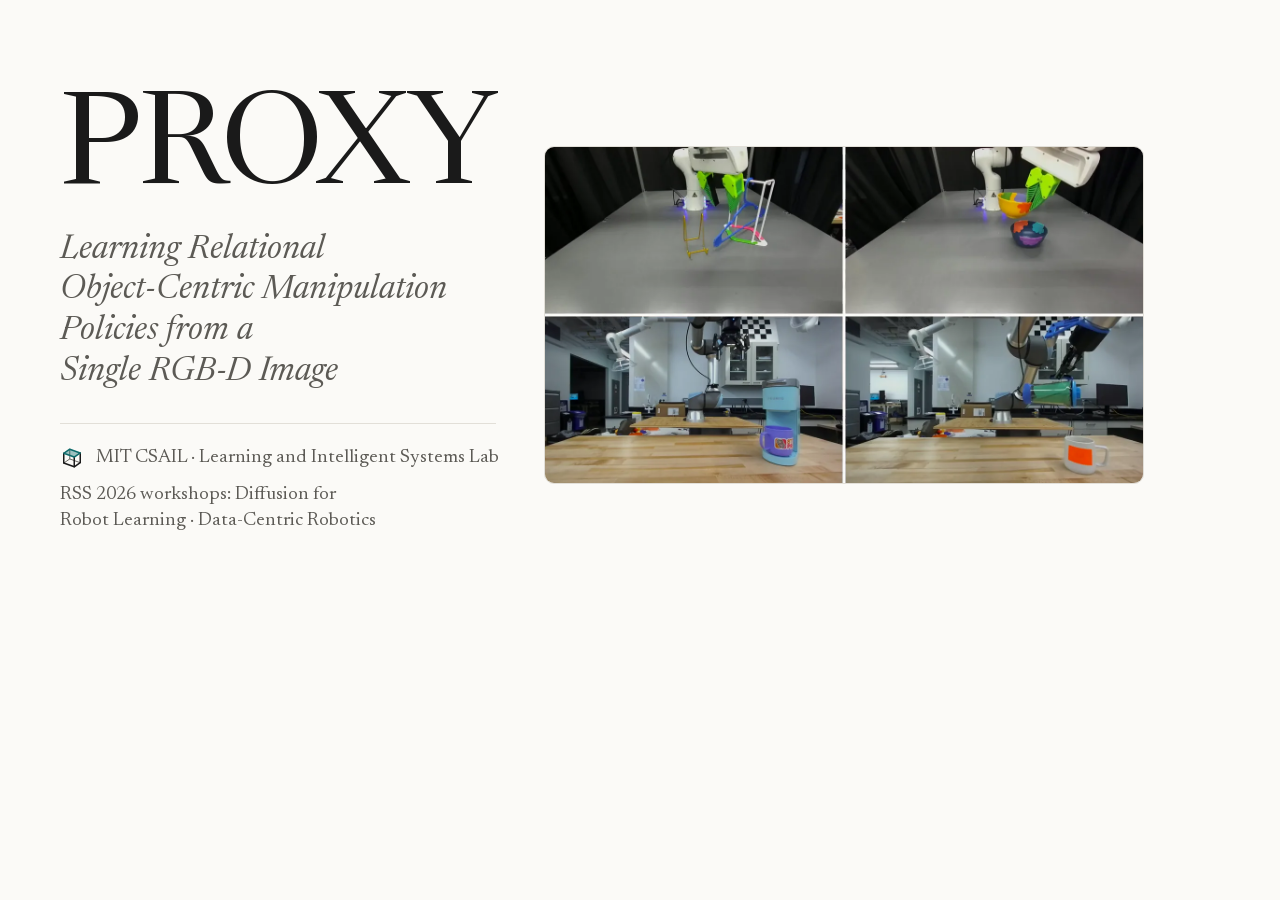
<file: tools/og-card.html>
<!doctype html>
<!-- Social card (img/og.png, 1200x630). Rendered by tools/build_icons.sh with headless
     Chrome at 2x and downscaled with lanczos. Typography follows the site: Newsreader
     (the self-hosted subsets in fonts/), paper #fbfaf7, ink #1a1a1a, muted #5c5a55,
     rule #e2dfd8. The image is the hero poster (media/hero.poster.webp): one frame of
     four real PROXY runs, Panda Hook / Panda Stack / UR5 Place / UR5 Pour. -->
<meta charset="utf-8">
<title>PROXY social card</title>
<style>
  @font-face {
    font-family: "Newsreader";
    src: url("../fonts/newsreader-latin.woff2") format("woff2");
    font-weight: 400 600; font-style: normal;
  }
  @font-face {
    font-family: "Newsreader";
    src: url("../fonts/newsreader-italic-latin.woff2") format("woff2");
    font-weight: 400 500; font-style: italic;
  }
  :root { --paper: #fbfaf7; --ink: #1a1a1a; --muted: #5c5a55; --rule: #e2dfd8; }
  html, body { margin: 0; width: 1200px; height: 630px; overflow: hidden; background: var(--paper); }
  body {
    box-sizing: border-box;
    display: grid; grid-template-columns: minmax(0, 1fr) 600px; column-gap: 48px; align-items: center;
    padding: 0 56px 0 60px;
    font-family: "Newsreader", Georgia, serif; color: var(--ink);
    font-optical-sizing: auto; -webkit-font-smoothing: antialiased;
  }
  h1 {
    margin: 0 0 18px; font-weight: 400; font-size: 128px; line-height: .9;
    letter-spacing: -.01em; font-variation-settings: "opsz" 72;
  }
  .subtitle {
    margin: 0; font-style: italic; font-size: 34px; line-height: 1.2; color: var(--muted);
    text-wrap: balance; font-variation-settings: "opsz" 36;
  }
  hr { border: 0; border-top: 1px solid var(--rule); margin: 30px 0 22px; width: 100%; }
  .lab {
    margin: 0; display: flex; align-items: center; gap: 12px;
    font-size: 19px; line-height: 1.3; color: var(--muted); white-space: nowrap;
  }
  .lab img { width: 24px; height: 24px; flex: none; }
  .venue { margin: 12px 0 0; font-size: 19px; line-height: 1.35; color: var(--muted); text-wrap: balance; }
  .plate {
    border: 1px solid var(--rule); border-radius: 10px; overflow: hidden;
    background: var(--paper); line-height: 0;
  }
  .plate img { width: 100%; height: auto; display: block; }
</style>
<body>
  <div class="text">
    <h1>PROXY</h1>
    <p class="subtitle">Learning Relational <span style="white-space: nowrap">Object-Centric</span> Manipulation Policies from a Single <span style="white-space: nowrap">RGB-D</span> Image</p>
    <hr>
    <p class="lab"><img src="favicon.svg" alt="">MIT CSAIL · Learning and Intelligent Systems Lab</p>
    <p class="venue">RSS 2026 workshops: Diffusion for Robot Learning · Data-Centric Robotics</p>
  </div>
  <div class="plate"><img src="../media/hero.poster.webp" alt="" width="1280" height="720"></div>
</body>
</file>
<file: style.css>
@font-face {
  font-family: "Newsreader";
  src: url("fonts/newsreader-latin.woff2") format("woff2");
  font-weight: 400 600;
  font-style: normal;
  font-display: swap;
  unicode-range: U+0000-00FF, U+0131, U+0152-0153, U+02BB-02BC, U+02C6, U+02DA, U+02DC, U+2013-2014, U+2018-201D, U+2020-2022, U+2026, U+2030, U+2039-203A, U+2044, U+2074, U+20AC, U+2122, U+2191, U+2193, U+2212, U+2215, U+FEFF, U+FFFD;
}
@font-face {
  font-family: "Newsreader";
  src: url("fonts/newsreader-italic-latin.woff2") format("woff2");
  font-weight: 400 500;
  font-style: italic;
  font-display: swap;
  unicode-range: U+0000-00FF, U+0131, U+0152-0153, U+02BB-02BC, U+02C6, U+02DA, U+02DC, U+2013-2014, U+2018-201D, U+2020-2022, U+2026, U+2030, U+2039-203A, U+2044, U+2074, U+20AC, U+2122, U+2191, U+2193, U+2212, U+2215, U+FEFF, U+FFFD;
}

:root {
  --paper: #fbfaf7;
  --ink: #1a1a1a;
  --muted: #5c5a55;
  --rule: #e2dfd8;
  --accent: #0e6b6b;
  --tint: rgba(26, 26, 26, .04);
  --dim: rgba(20, 20, 19, .52);
  --plate-filter: none;
  --fig-filter: none;
  --plate-blend: multiply;
  --show-sun: none;
  --show-moon: block;
  --serif: "Newsreader", Georgia, "Times New Roman", serif;
  --sans: system-ui, -apple-system, "Segoe UI", Roboto, Helvetica, Arial, sans-serif;
  --mono: ui-monospace, SFMono-Regular, Menlo, Consolas, "Liberation Mono", monospace;
  --gutter: 16px;
  --measure: var(--bleed);
  --bleed: 72rem;
  --radius: 10px;
  color-scheme: light;
}
@media (prefers-color-scheme: dark) {
  :root:not([data-theme="light"]) {
    --paper: #141413;
    --ink: #e8e6e1;
    --muted: #a5a29b;
    --rule: #2c2b29;
    --accent: #63c5bf;
    --tint: rgba(232, 230, 225, .06);
    --dim: rgba(0, 0, 0, .58);
    --plate-filter: brightness(.92);
    --fig-filter: brightness(.84) contrast(.96);
    --plate-blend: normal;
    --show-sun: block;
    --show-moon: none;
    color-scheme: dark;
  }
}
:root[data-theme="dark"] {
  --paper: #141413;
  --ink: #e8e6e1;
  --muted: #a5a29b;
  --rule: #2c2b29;
  --accent: #63c5bf;
  --tint: rgba(232, 230, 225, .06);
  --dim: rgba(0, 0, 0, .58);
  --plate-filter: brightness(.92);
  --fig-filter: brightness(.84) contrast(.96);
  --plate-blend: normal;
  --show-sun: block;
  --show-moon: none;
  color-scheme: dark;
}

/* ---------- base ---------- */
*, *::before, *::after { box-sizing: border-box; }
html { -webkit-text-size-adjust: 100%; scroll-behavior: smooth; }
@media (prefers-reduced-motion: reduce) { html { scroll-behavior: auto; } }
body {
  margin: 0;
  background: var(--paper);
  color: var(--ink);
  font-family: var(--serif);
  font-size: clamp(1.0625rem, 1rem + .3vw, 1.1875rem);
  line-height: 1.5;
  font-optical-sizing: auto;
  overflow-x: clip;
}
h1, h2, h3, h4 { font-weight: 500; line-height: 1.15; margin: 0 0 .5em; text-wrap: balance; }
h1 { font-size: clamp(2.25rem, 1.4rem + 3.6vw, 4rem); font-weight: 400; font-variation-settings: "opsz" 72; letter-spacing: -.01em; }
h2 { font-size: clamp(1.6rem, 1.2rem + 1.4vw, 2.25rem); font-variation-settings: "opsz" 36; }
h3 { font-size: clamp(1.2rem, 1.05rem + .5vw, 1.45rem); }
p, ul, ol, dl, figure, table, pre { margin: 0 0 1em; }
a { color: inherit; text-decoration-thickness: 1px; text-underline-offset: .15em; }
a:hover { color: var(--accent); }
:focus-visible { outline: 2px solid var(--accent); outline-offset: 3px; border-radius: 2px; }
img, video, svg { max-width: 100%; height: auto; display: block; }
[hidden] { display: none !important; }
small { font-size: .85em; }
sup, sub { line-height: 0; }
/* Italic correction: keeps a following comma or bracket clear of a slanted subscript such as o_f. */
sub i:last-child, sup i:last-child { padding-right: .08em; }
button { font: inherit; color: inherit; }
::selection { background: var(--accent); color: var(--paper); }
.visually-hidden {
  position: absolute !important; width: 1px; height: 1px; margin: -1px; padding: 0;
  overflow: hidden; clip: rect(0 0 0 0); clip-path: inset(50%); white-space: nowrap; border: 0;
}
.sym { font-weight: 600; }
.ovl { text-decoration: overline; text-decoration-thickness: .06em; }

.wrap { max-width: var(--measure); margin-inline: auto; padding-inline: var(--gutter); }
.bleed { max-width: var(--bleed); margin-inline: auto; padding-inline: var(--gutter); }
.ui { font-family: var(--sans); font-size: .82rem; letter-spacing: .01em; }
.muted { color: var(--muted); }

/* ---------- buttons ---------- */
.btn {
  display: inline-flex; align-items: center; gap: .4em;
  font-family: var(--sans); font-size: .85rem; line-height: 1;
  padding: .55em .95em; border: 1px solid var(--rule); border-radius: 999px;
  background: transparent; color: inherit; text-decoration: none; cursor: pointer;
}
.btn:hover { border-color: var(--ink); color: inherit; }
.btn[aria-disabled="true"] { color: var(--muted); cursor: not-allowed; border-style: dashed; }
.btn[aria-disabled="true"]:hover { border-color: var(--rule); color: var(--muted); }
.btn[aria-pressed="true"] { background: var(--ink); color: var(--paper); border-color: var(--ink); }
.btn svg { width: 1em; height: 1em; flex: none; }
.btn-icon { padding: .5em; border-radius: 50%; }
.btn-icon svg { width: 1.1em; height: 1.1em; }
.theme-toggle .ico-sun { display: var(--show-sun); }
.theme-toggle .ico-moon { display: var(--show-moon); }
.btn-row { display: flex; flex-wrap: wrap; gap: .4rem; padding: 0; margin: 0 0 1.25rem; list-style: none; }
.btn-row .btn { padding-inline: .7em; }
.soon { font-size: .75em; color: var(--muted); }
.chip-row { display: flex; flex-wrap: wrap; gap: .4rem; margin: 0; }

/* ---------- plates (paper figures and video) ---------- */
.plate {
  position: relative;
  background: var(--paper);
  border: 1px solid var(--rule);
  border-radius: var(--radius);
  overflow: hidden;
  filter: var(--plate-filter);
}
.plate img { width: 100%; mix-blend-mode: var(--plate-blend); }
.plate video { width: 100%; aspect-ratio: 16 / 9; background: #000; }
/* The video fills the plate, whose overflow:hidden clips the video's own focus ring, so draw it on the plate. */
.plate:has(> video:focus-visible) { outline: 2px solid var(--accent); outline-offset: 3px; }
/* White-background paper figures get dimmed further than photos and video in dark mode. */
.paperfig .plate { filter: var(--fig-filter); }
figure { margin-inline: 0; }
figcaption { font-size: .9rem; color: var(--muted); margin-top: .6rem; line-height: 1.45; }
figure figcaption { max-width: 48rem; }
/* Full-width figures: let the caption span the figure so Enlarge sits under its right edge. */
figure.bleed figcaption, .walk-fig figcaption { max-width: none; }
figcaption b, figcaption strong { color: var(--ink); font-weight: 500; }
figcaption .enlarge { float: right; margin: 0 0 .25rem .75rem; font-size: .78rem; padding: .4em .8em; }
figcaption .enlarge:hover { border-color: var(--ink); }

/* ---------- masthead ---------- */
.masthead { padding-block: 1.5rem 1rem; }
.masthead-top { display: flex; justify-content: flex-end; align-items: center; gap: 1rem; margin-bottom: .5rem; }
.subtitle { font-size: clamp(1.25rem, 1.05rem + .9vw, 1.7rem); font-style: italic; font-weight: 400; color: var(--muted); margin: 0 0 1.25rem; line-height: 1.3; text-wrap: balance; }
.nowrap { white-space: nowrap; }
.authors { margin-bottom: .35rem; }
.authors span { white-space: nowrap; }
.authors .author-row { display: block; white-space: normal; }
.authors a { text-decoration-color: var(--rule); }
.authors a:hover { text-decoration-color: currentColor; }
.affil { font-family: var(--sans); font-size: .85rem; color: var(--muted); margin-bottom: 1.25rem; }
.affil .logo { display: inline-block; height: 1.3em; width: auto; vertical-align: middle; margin: 0 .35em 0 0; }
.affil-gap { display: inline-block; width: 1.6em; }
.affil .logo-lis { height: 1.9em; }
.affil .logo-mit { height: 1.5em; }
.affil + .affil { margin-top: -.9rem; }
.affil .logo-rss { height: 1.6em; margin: 0 .35em; }

.sitenav { border-top: 1px solid var(--rule); border-bottom: 1px solid var(--rule); padding: .55rem 0; margin: 0 0 1.5rem; }
.sitenav ul { list-style: none; margin: 0; padding: 0; display: flex; flex-wrap: wrap; gap: .25rem 1.1rem; font-family: var(--sans); font-size: .82rem; }
.sitenav a { text-decoration: none; color: var(--muted); }
.sitenav a:hover { color: var(--accent); }
.sitenav .num { font-variant-numeric: tabular-nums; margin-right: .3em; color: var(--muted); }
.sitenav details { display: none; }
.sitenav summary { cursor: pointer; font-family: var(--sans); font-size: .85rem; list-style: none; display: flex; justify-content: space-between; }
.sitenav summary::-webkit-details-marker { display: none; }
.sitenav summary::after { content: "+"; }
.sitenav details[open] summary::after { content: "–"; }
.sitenav details ul { flex-direction: column; gap: .5rem; padding-top: .75rem; }

.tldr { border-left: 3px solid var(--accent); padding-left: 1rem; margin: 0 0 2rem; }
.tldr p { margin: 0 0 .5em; font-size: 1.08em; }
.tldr p:last-child { margin: 0; }
.method-name { text-decoration: underline; text-underline-offset: .15em; }

/* ---------- hero and video overlays ---------- */
.hero { margin-bottom: 3rem; }
/* Icon-only, bottom left: the bottom-right corner holds the mug in the hero's UR5 Pour quadrant and in the
   UR5 Pour loop, and the machine base in the UR5 Place loop. The text labels stay in the accessible name. */
.media-ctrl { position: absolute; left: .6rem; bottom: .6rem; padding: .5em; background: rgba(20, 20, 19, .72); color: #fff; border: 1px solid rgba(255,255,255,.3); backdrop-filter: blur(4px); }
.media-ctrl:hover { border-color: #fff; color: #fff; }
.media-ctrl[data-paused="true"] { background: #fff; color: #141413; border-color: #fff; }
.media-ctrl .lbl-play, .media-ctrl .ico-play, .media-ctrl[data-paused="true"] .lbl-pause, .media-ctrl[data-paused="true"] .ico-pause { display: none; }
.media-ctrl[data-paused="true"] .lbl-play { display: inline; }
.media-ctrl[data-paused="true"] .ico-play { display: block; }
.media-ctrl .lbl-pause, .media-ctrl .lbl-play {
  position: absolute; width: 1px; height: 1px; overflow: hidden; clip-path: inset(50%); white-space: nowrap;
}
/* Labels for the four quadrants of the 2x2 grid videos. */
.quads { position: absolute; inset: 0; pointer-events: none; }
.quads .q {
  position: absolute; font-family: var(--sans); font-size: .72rem; line-height: 1.2;
  background: rgba(20, 20, 19, .72); color: #fff; padding: .25em .55em; border-radius: 4px; white-space: nowrap;
}
.quads .q1 { left: .5rem; top: .5rem; }
.quads .q2 { left: calc(50% + .5rem); top: .5rem; }
.quads .q3 { left: .5rem; top: calc(50% + .5rem); }
.quads .q4 { left: calc(50% + .5rem); top: calc(50% + .5rem); }

/* ---------- sections ---------- */
section.sec { padding: 2.5rem 0 1rem; }
.sec-head { max-width: var(--measure); margin: 0 auto 1.25rem; padding-inline: var(--gutter); }
.sec-head .num { font-family: var(--sans); font-size: .8rem; letter-spacing: .08em; color: var(--accent); display: block; margin-bottom: .4rem; }
.sec-head .footnote { margin-top: 0; }
.lede { font-size: clamp(1.15rem, 1.05rem + .5vw, 1.35rem); line-height: 1.45; }
.abstract { padding-block: 2.5rem 1rem; }
.footnote { font-size: .92rem; color: var(--muted); margin-top: 1.25rem; }
.bleed > .footnote { max-width: 48rem; }
.method h3 { margin-top: 2rem; }
.method > p, .media-side p { margin-bottom: 1em; }
.method .ui.muted { margin-top: 1.5rem; }
.media-side { display: grid; grid-template-columns: minmax(0, 1fr) minmax(0, 1fr); gap: 1.5rem 2rem; align-items: start; margin: 1.5rem 0; }
.media-side figure { margin: 0; }
.media-side-fig { grid-template-columns: minmax(0, 1fr) minmax(0, 1.1fr); margin-top: 0; }
figure.bleed { margin-top: 1.5rem; margin-bottom: 1.5rem; }

/* ---------- pipeline walk-through ---------- */
.step-tabs { border: 0; padding: 0; margin: 0 0 1rem; min-width: 0; }
.step-tabs legend { font-family: var(--sans); font-size: .8rem; color: var(--muted); margin-bottom: .5rem; padding: 0; }
.step-tabs .seg { display: flex; flex-wrap: wrap; gap: .4rem; }
.step-tabs input { position: absolute; opacity: 0; width: 1px; height: 1px; }
.step-tabs label {
  display: inline-flex; align-items: center;
  font-family: var(--sans); font-size: .85rem; line-height: 1; padding: .5em .9em;
  border: 1px solid var(--rule); border-radius: 999px; cursor: pointer;
}
.step-tabs label:hover { border-color: var(--ink); }
.step-tabs input:checked + label { background: var(--ink); color: var(--paper); border-color: var(--ink); }
.step-tabs input:focus-visible + label { outline: 2px solid var(--accent); outline-offset: 3px; }
.cn {
  display: inline-grid; place-items: center; flex: none;
  width: 1.45em; height: 1.45em; margin-right: .4em;
  border: 1px solid currentColor; border-radius: 50%;
  font-family: var(--sans); font-size: .72em; font-weight: 500; line-height: 1; font-variant-numeric: tabular-nums;
}
.walk-fig { margin-bottom: 0; }
.walk-view:focus-visible { outline-offset: 3px; }
.hl {
  position: absolute; pointer-events: none; border-radius: 6px;
  box-shadow: 0 0 0 2px var(--accent), 0 0 0 4px rgba(255, 255, 255, .85), 0 0 0 200vmax var(--dim);
  transition: left .3s ease, top .3s ease, width .3s ease, height .3s ease;
}
.walk-steps { list-style: none; padding: 0; margin: 1rem 0 0; }
.walk-steps > li { max-width: var(--measure); margin-bottom: 1.25rem; }
.walk-steps h3 { display: flex; align-items: center; font-size: 1.15rem; margin-bottom: .35em; }
.walk-steps h3 .cn { font-size: .7em; }
.walk-steps p { margin: 0; }
.walk.is-live .walk-steps { min-height: 9rem; }
.walk.is-live .walk-steps > li { display: none; margin: 0; }
.walk.is-live .walk-steps > li.on { display: block; }
.walk-nav { display: flex; flex-wrap: wrap; align-items: center; gap: .6rem 1rem; margin-top: 1rem; }
.step-count { font-family: var(--sans); font-size: .82rem; color: var(--muted); margin: 0; font-variant-numeric: tabular-nums; }

/* ---------- math ---------- */
math { font-family: "Newsreader", "Latin Modern Math", "STIX Two Math", Cambria Math, serif; }
.math-fallback { display: none; font-family: var(--serif); font-style: italic; }
.no-mathml math { display: none; }
.no-mathml .math-fallback { display: inline; }
.equation { margin: 1rem 0 1.25rem; padding-block: .25rem; overflow-x: auto; text-align: center; font-size: 1.1em; }
.equation math { width: max-content; min-width: 100%; margin: 0; }
.equation > .math-fallback { white-space: nowrap; }

/* ---------- tasks ---------- */
.tasks .chip-row { margin-bottom: 1rem; }
.prompt { font-size: 1.15em; margin-bottom: .75rem; }
.task-name { font-family: var(--sans); font-size: .72rem; letter-spacing: .08em; text-transform: uppercase; color: var(--accent); margin-right: .6em; vertical-align: .15em; }
.task-block + .task-block { margin-top: 2rem; }
.loops { display: grid; grid-template-columns: 1fr 1fr; gap: 1.25rem; }
.loops figure { margin: 0; }
.loops figcaption { font-family: var(--sans); font-size: .82rem; }

/* ---------- results ---------- */
details.plain summary { cursor: pointer; font-family: var(--sans); font-size: .9rem; padding: .5rem 0; }
details.plain { margin-bottom: 1.5rem; }
.two-col { display: grid; grid-template-columns: 1fr 1fr; gap: 1.5rem; }
.kpis { display: grid; grid-template-columns: repeat(3, minmax(0, 1fr)); gap: 1rem; list-style: none; padding: 0; margin: 0 0 .75rem; }
.kpi { border: 1px solid var(--rule); border-radius: var(--radius); padding: 1rem 1.1rem .9rem; display: flex; flex-direction: column; }
.kpi .lbl { font-family: var(--sans); font-size: .9rem; font-weight: 600; margin: 0 0 .6rem; }
.kv { display: grid; grid-template-columns: 1fr 1fr; gap: 1rem; margin: 0 0 .75rem; }
.kv dt { font-family: var(--sans); font-size: .78rem; color: var(--muted); margin-bottom: .2rem; }
.kv dd { margin: 0; }
.kpi .val { font-size: clamp(1.6rem, .9rem + 2.2vw, 2.75rem); line-height: 1; font-weight: 400; font-variation-settings: "opsz" 72; letter-spacing: -.01em; font-variant-numeric: tabular-nums; }
.kpi .data { font-family: var(--sans); font-size: .78rem; color: var(--muted); margin: auto 0 0; padding-top: .6rem; border-top: 1px solid var(--rule); }
/* Share the three card rows so the footer rules line up when the footers wrap to different line counts. */
@supports (grid-template-rows: subgrid) {
  .kpi { display: grid; grid-row: span 3; grid-template-rows: subgrid; row-gap: 0; }
  .kpi .data { margin: 0; }
}
.kpi-ours { border-color: var(--accent); }
.kpi-ours .lbl, .kpi-ours .val { color: var(--accent); }
.kpi-line { font-family: var(--sans); font-size: .82rem; color: var(--muted); margin-bottom: 2rem; }

.results-table { width: 100%; border-collapse: collapse; font-variant-numeric: tabular-nums; margin-bottom: 1.5rem; }
.results-table caption { text-align: left; caption-side: bottom; font-size: .9rem; color: var(--muted); padding-top: .6rem; line-height: 1.45; }
.results-table th, .results-table td { padding: .5rem .6rem; border-bottom: 1px solid var(--rule); text-align: right; }
.results-table th[scope="row"], .results-table thead th:first-child { text-align: left; font-weight: 500; }
.results-table thead th { font-family: var(--sans); font-size: .8rem; font-weight: 500; color: var(--muted); }
.results-table thead tr:first-child th { border-bottom: 0; padding-bottom: .1rem; text-align: center; color: var(--ink); }
.results-table thead tr:first-child td { border-bottom: 0; }
.results-table th.g-start, .results-table td.g-start { border-left: 1px solid var(--rule); }
.results-table td.mean, .results-table th.mean { background: var(--tint); }
.results-table strong { font-weight: 700; }
.results-table tr.ours th[scope="row"], .results-table tr.ours td { color: var(--accent); }
.results-table td.demos, .results-table th.demos { text-align: left; font-family: var(--sans); font-size: .82rem; color: var(--muted); }
.t2 { max-width: 46rem; }

.cmp-controls { display: flex; flex-wrap: wrap; align-items: center; gap: .6rem 1.25rem; margin-bottom: .9rem; }
.btn-play .ico-pause, .btn-play[data-playing="true"] .ico-play { display: none; }
.btn-play[data-playing="true"] .ico-pause { display: block; }
.cmp-now { font-family: var(--sans); font-size: .82rem; color: var(--muted); margin: 0 0 .5rem; }
.cmp-row { display: grid; grid-template-columns: repeat(3, minmax(0, 1fr)); gap: 1rem; }
.cmp-row figure { margin: 0; }
.cmp-row .who { font-family: var(--sans); font-size: .85rem; color: var(--ink); margin: 0 0 .4rem; }
.cmp-row .who-ours { color: var(--accent); font-weight: 600; }
.cmp-row .speed { font-size: .78rem; color: var(--muted); margin-left: .3em; }
.clip-table { border-collapse: collapse; font-family: var(--sans); font-size: .85rem; margin-top: 1.25rem; }
.clip-table caption { text-align: left; color: var(--muted); padding-bottom: .4rem; }
.clip-table th, .clip-table td { text-align: left; padding: .3rem .9rem .3rem 0; border-bottom: 1px solid var(--rule); font-weight: 400; }
.clip-table thead th { color: var(--muted); }

/* ---------- wider distribution ---------- */
.fig-dist { max-width: 46rem; }
.d1 { display: grid; grid-template-columns: minmax(0, 1.6fr) minmax(0, 1fr); gap: 1.5rem; align-items: start; margin-top: 1rem; }
.d1 figure { margin: 0; }

/* ---------- gallery ---------- */
.gallery { list-style: none; padding: 0; margin: 0; display: grid; grid-template-columns: repeat(4, minmax(0, 1fr)); gap: 1rem; }
.tile { display: block; text-decoration: none; color: inherit; border-radius: var(--radius); }
.tile-img { position: relative; display: block; border: 1px solid var(--rule); border-radius: var(--radius); overflow: hidden; background: #000; filter: var(--plate-filter); }
.tile-img img { width: 100%; aspect-ratio: 16 / 9; object-fit: cover; }
.tile .play {
  position: absolute; left: 50%; top: 50%; width: 2.6rem; height: 2.6rem; margin: -1.3rem 0 0 -1.3rem;
  display: grid; place-items: center; border-radius: 50%;
  background: rgba(20, 20, 19, .7); color: #fff; border: 1px solid rgba(255, 255, 255, .45);
}
.tile .play svg { width: 1.1rem; height: 1.1rem; margin-left: .12rem; }
.tile:hover .play, .tile:focus-visible .play { background: #fff; color: #141413; }
.tile:hover { color: var(--accent); }
.tile-lbl { display: block; font-family: var(--sans); font-size: .82rem; margin-top: .45rem; }
.tile-lbl small { color: var(--muted); margin-left: .3em; white-space: nowrap; }

/* ---------- bibtex ---------- */
.bib pre {
  font-family: var(--mono); font-size: .82rem; line-height: 1.5; white-space: pre-wrap; overflow-wrap: anywhere;
  border: 1px solid var(--rule); border-radius: var(--radius); padding: 1rem 1.1rem; background: var(--tint); margin: 0;
}
.bib .copy-row { display: flex; gap: .75rem; align-items: center; margin-top: .75rem; }
.bib output { font-family: var(--sans); font-size: .82rem; color: var(--muted); }

/* ---------- dialog ---------- */
dialog.lightbox { border: 0; padding: 0; background: transparent; max-width: min(96vw, 80rem); width: fit-content; overflow: visible; }
dialog.lightbox::backdrop { background: rgba(0,0,0,.82); }
dialog.lightbox .frame { position: relative; background: var(--paper); border-radius: var(--radius); padding: .75rem; }
dialog.lightbox img { max-height: 84vh; width: auto; max-width: 100%; margin: 0 auto; filter: var(--fig-filter); mix-blend-mode: var(--plate-blend); }
dialog.lightbox video { width: min(90vw, 64rem); height: auto; max-width: calc(84vh * 16 / 9); aspect-ratio: 16 / 9; margin: 0 auto; background: #000; }
/* Wraps an enlarged video so a cloned .quads overlay can sit on it. */
dialog.lightbox .lb-media { position: relative; width: fit-content; margin: 0 auto; }
/* contain: the caption wraps to the media's width instead of widening the frame. */
dialog.lightbox .lb-cap { font-family: var(--sans); font-size: .85rem; color: var(--muted); margin: .5rem 0 0; contain: inline-size; }
dialog.lightbox .lb-cap b, dialog.lightbox .lb-cap strong { color: var(--ink); font-weight: 500; }
dialog.lightbox .close { position: absolute; top: -.5rem; right: -.5rem; background: var(--ink); color: var(--paper); border-color: var(--ink); }

/* ---------- footer ---------- */
.foot { border-top: 1px solid var(--rule); margin-top: 3rem; padding: 2rem 0 3rem; font-size: .92rem; color: var(--muted); }
.foot p { margin-bottom: .6em; }
.foot a { color: var(--ink); }

/* ---------- responsive ---------- */
@media (max-width: 63.999rem) {
  /* Long text beside a short figure leaves a tall gap under the figure; stack them. The D1 block is balanced. */
  .media-side:not(.media-side-fig) { grid-template-columns: minmax(0, 1fr); }
  .media-side:not(.media-side-fig) figcaption { max-width: none; } /* stacked, the figure is full width */
  .step-tabs label { padding-inline: .75em; }
  .soon-pre { position: absolute; width: 1px; height: 1px; overflow: hidden; clip-path: inset(50%); white-space: nowrap; }
}
@media (min-width: 48rem) and (max-width: 63.999rem) {
  /* Three tiles are too small under the native control bar; Diffusion Policy moves to a second row. */
  .cmp-row { grid-template-columns: repeat(2, minmax(0, 1fr)); }
}
@media (hover: none) {
  .walk-nav .ui.muted { display: none; } /* the arrow-key hint */
}
@media (max-width: 47.999rem) {
  .loops, .two-col, .media-side, .media-side-fig, .cmp-row, .d1 { grid-template-columns: minmax(0, 1fr); }
  .sitenav > ul { display: none; }
  .sitenav details { display: block; }
  .kpis { grid-template-columns: 1fr; }
  .gallery { grid-template-columns: repeat(2, minmax(0, 1fr)); gap: .75rem; }
  .tile-lbl small { display: block; margin: 0; }
  .tile .play { left: .4rem; top: auto; bottom: .4rem; margin: 0; width: 1.9rem; height: 1.9rem; }
  .tile .play svg { width: .9rem; height: .9rem; }
  .media-ctrl { left: .4rem; bottom: .4rem; padding: .45em; }
  .affil:not(.venue) { display: grid; gap: .4rem; }
  .affil + .affil { margin-top: -.75rem; }
  .affil .logo-rss { flex: none; height: 1.4em; margin: 0 .3em; }
  .affil-gap { display: none; }
  .affil-item { display: flex; align-items: center; }
  .affil .logo { flex: none; }
  .walk.is-live .walk-steps { min-height: 0; }
  .quads .q { font-size: .62rem; }
  .quads .q1, .quads .q3 { left: .3rem; }
  .quads .q2, .quads .q4 { left: calc(50% + .3rem); }
  .quads .q1, .quads .q2 { top: .3rem; }
  .quads .q3, .quads .q4 { top: calc(50% + .3rem); }

  .results-table, .results-table tbody, .results-table tr, .results-table th, .results-table td { display: block; text-align: left; }
  .results-table thead, .results-table colgroup { display: none; }
  .results-table caption { display: block; }
  .results-table tr { border: 1px solid var(--rule); border-radius: var(--radius); padding: .5rem .85rem; margin-bottom: .75rem; }
  .results-table tr.ours { border-color: var(--accent); }
  .results-table th[scope="row"] { border: 0; padding: .2rem 0 .4rem; font-size: 1.05em; }
  .results-table td { display: flex; justify-content: space-between; gap: 1rem; border: 0; padding: .15rem 0; background: none; }
  .results-table td.mean, .results-table th.mean { background: none; }
  .results-table td.mean { font-weight: 600; }
  .results-table td.g-start { border-left: 0; border-top: 1px solid var(--rule); padding-top: .35rem; margin-top: .25rem; }
  .results-table td::before { content: attr(data-label); font-family: var(--sans); font-size: .8rem; color: var(--muted); font-weight: 400; }
  .results-table td.demos { font-size: inherit; }

  /* Lightbox: show figures taller than the screen is wide and let them pan sideways (never above native size). */
  dialog.lightbox { width: 100vw; max-width: 100vw; margin: auto 0; }
  dialog.lightbox .frame { overflow-x: auto; -webkit-overflow-scrolling: touch; padding: .5rem; }
  dialog.lightbox img { height: auto; max-height: min(70vh, 40rem); width: auto; max-width: none; margin: 0; }
  dialog.lightbox .lb-media { width: auto; }
  dialog.lightbox video { width: 100%; max-width: 100%; }
  dialog.lightbox .close { position: fixed; top: .75rem; right: .75rem; }
}
@media (prefers-reduced-motion: reduce) {
  * { transition: none !important; }
}
@media print {
  .sitenav, .media-ctrl, .enlarge, .theme-toggle, .btn-row, .step-tabs, .walk-nav, .cmp-controls { display: none !important; }
  video { display: none; }
  .walk.is-live .walk-steps > li { display: block; }
  .hl { display: none; }
}
</file>
